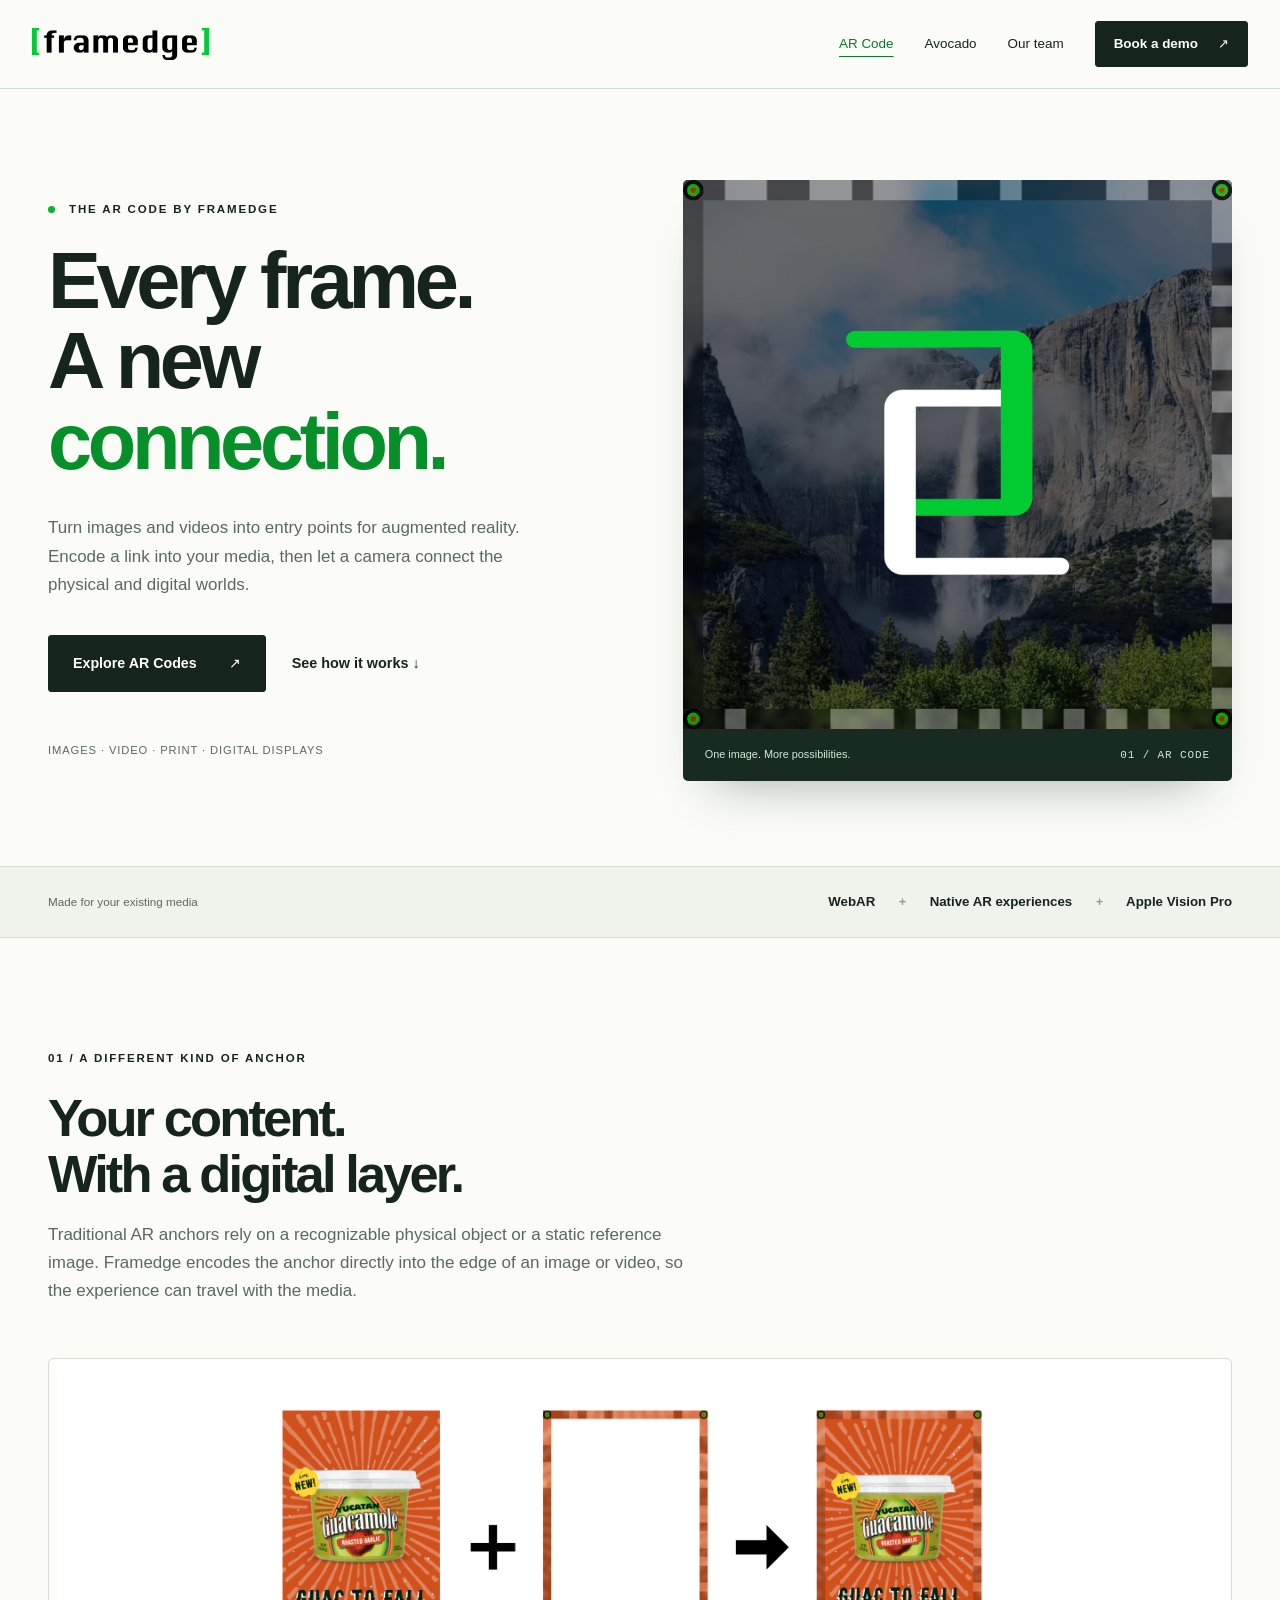
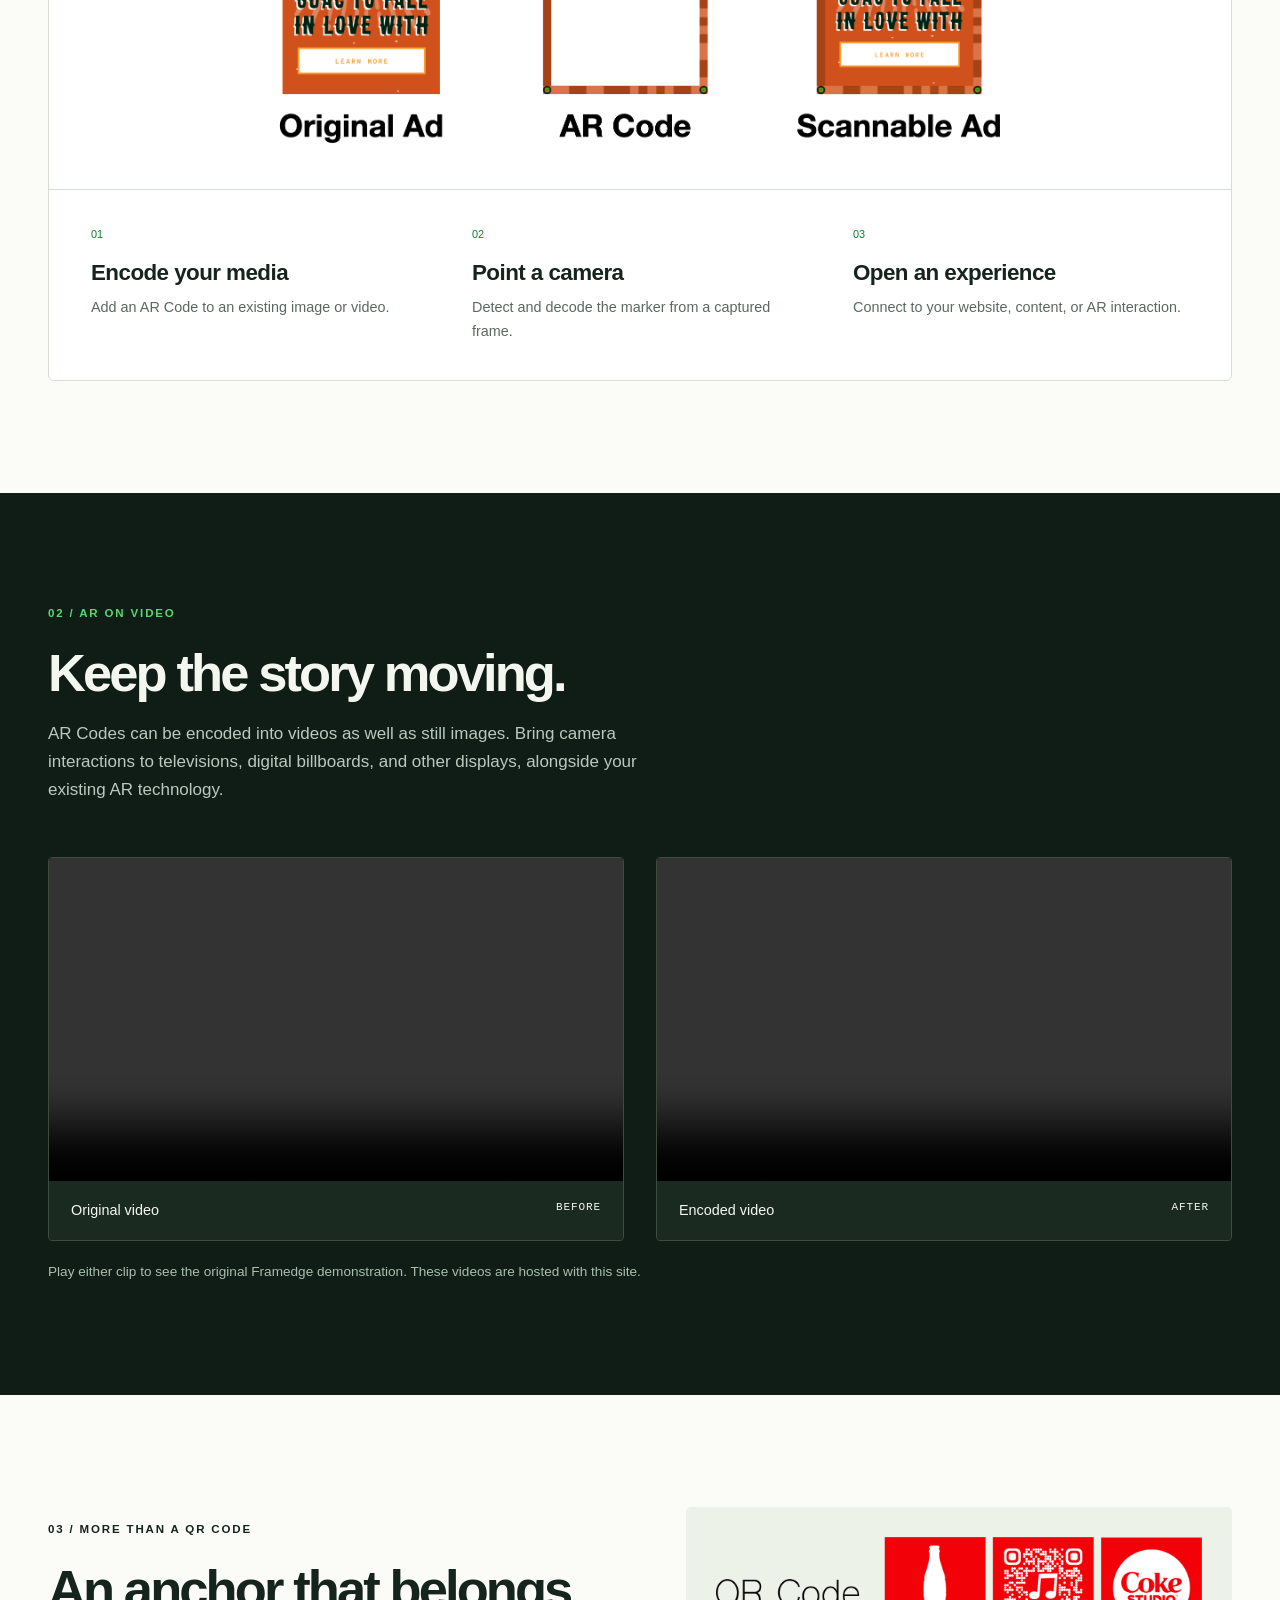
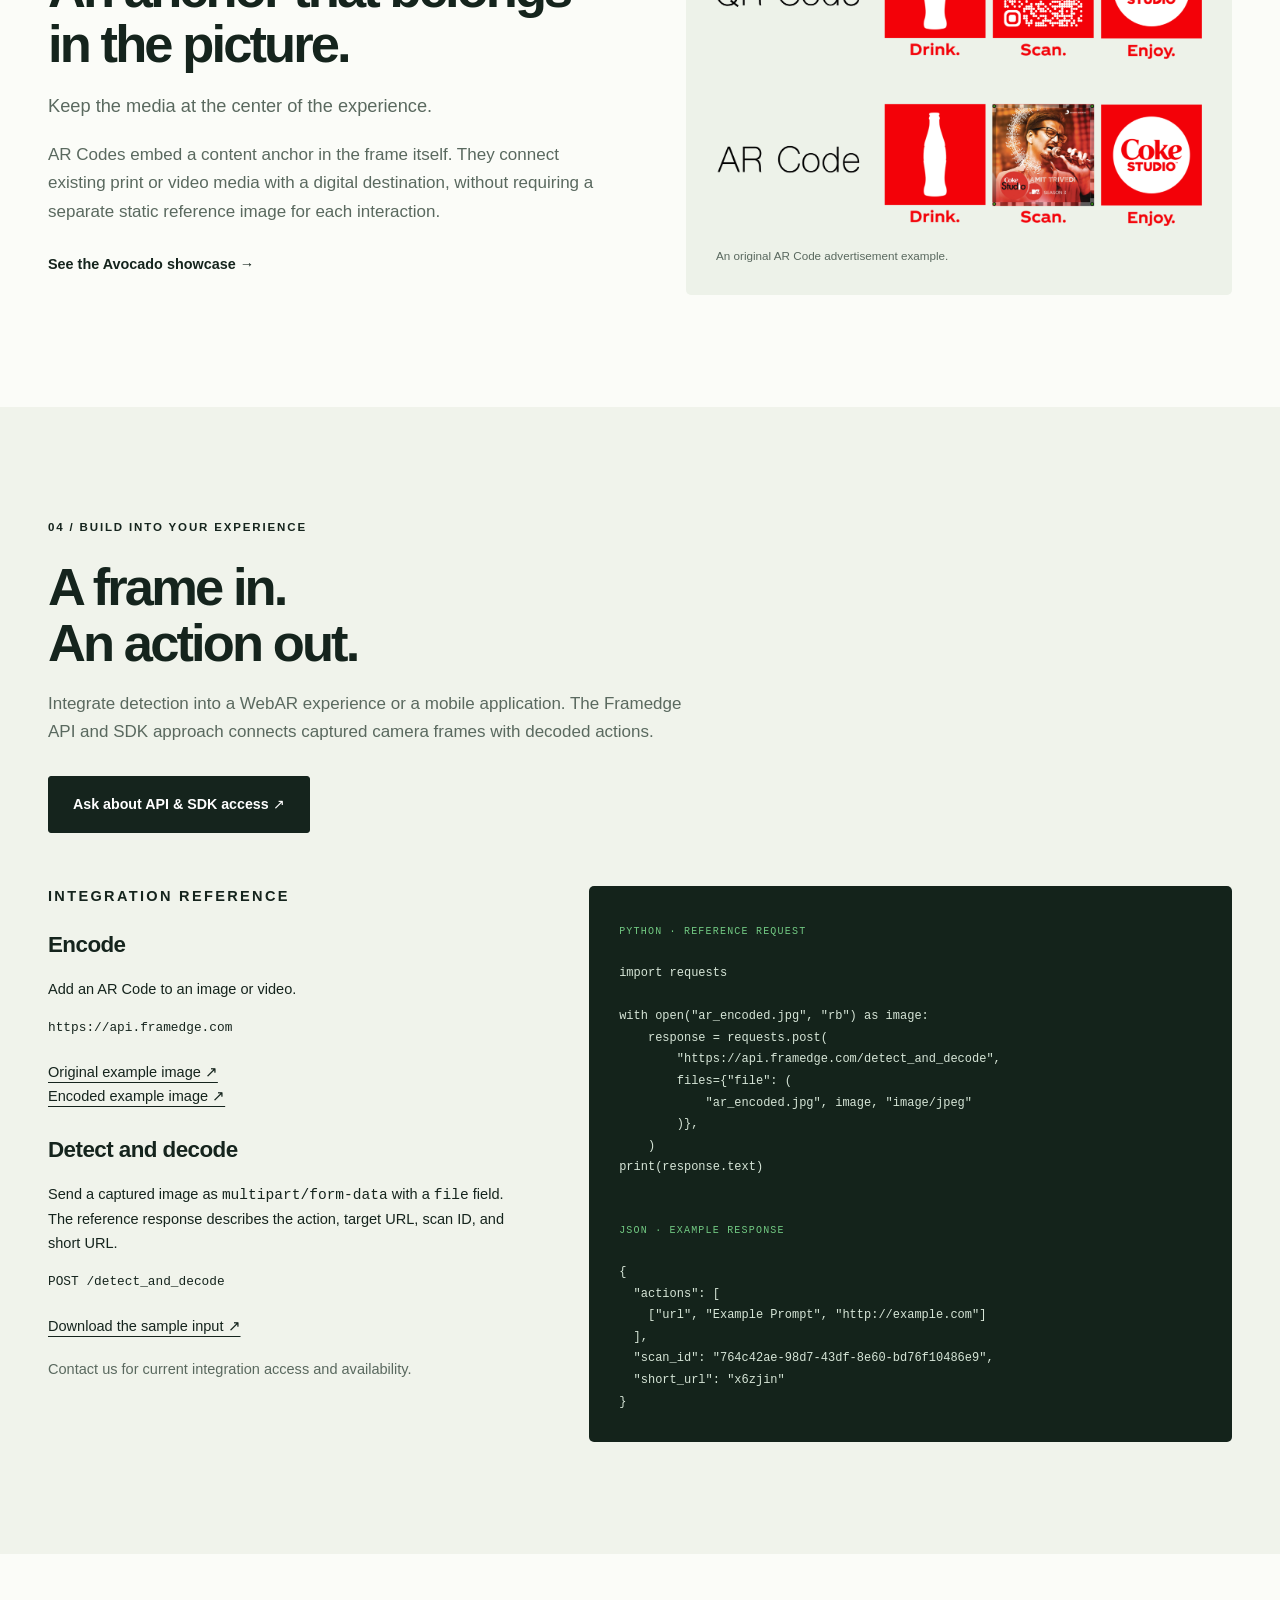
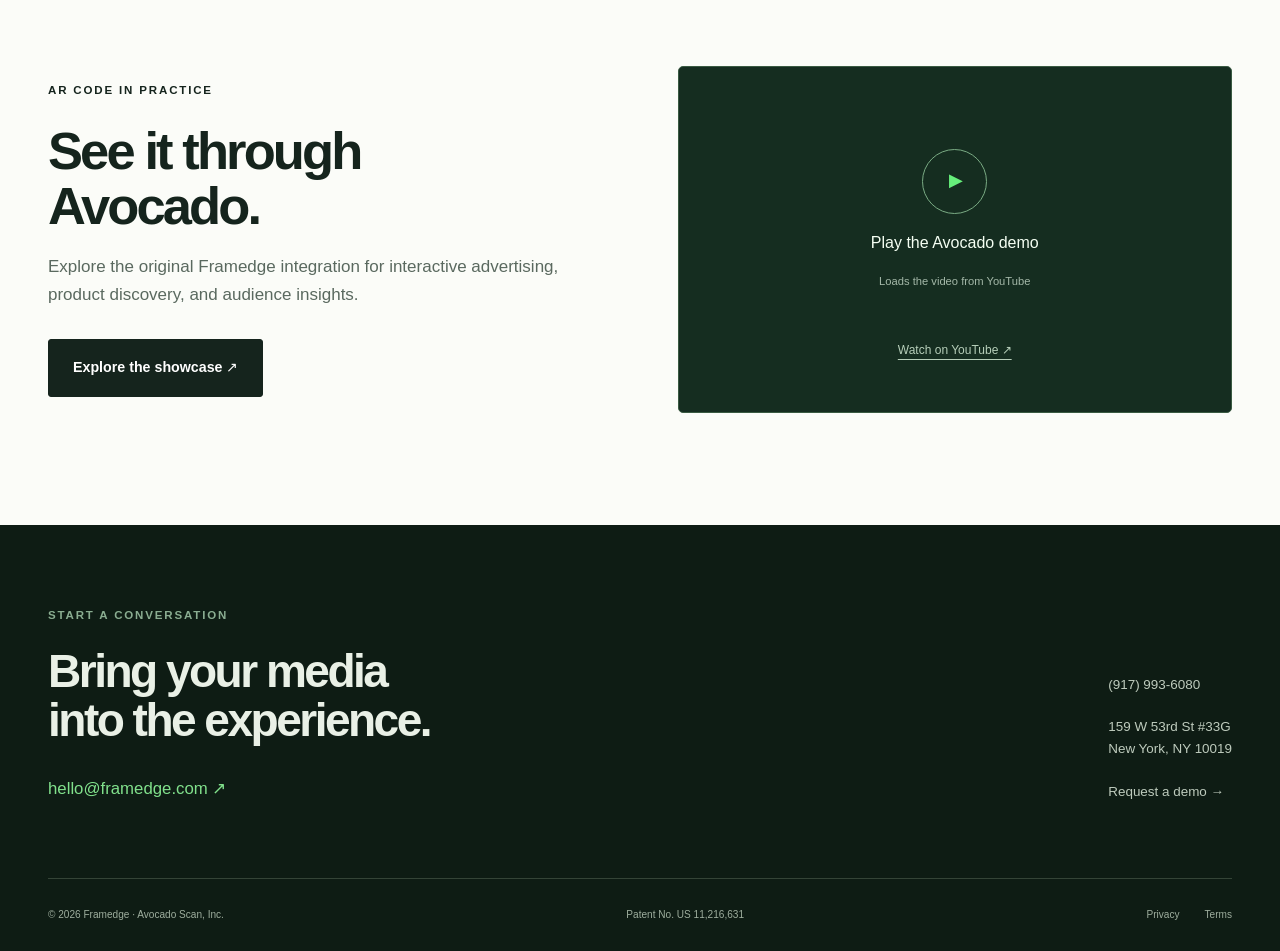
<file: index.html>
<!doctype html>
<html lang="en"><head><meta charset="utf-8"><meta name="viewport" content="width=device-width,initial-scale=1">
<title>Framedge — The AR Code</title><meta name="description" content="Connect images, videos, and physical media to digital experiences with Framedge AR Codes.">
<link rel="canonical" href="https://framedge.com/"><meta property="og:title" content="Framedge — The AR Code"><meta property="og:description" content="Connect images, videos, and physical media to digital experiences with Framedge AR Codes."><meta property="og:type" content="website"><meta property="og:url" content="https://framedge.com/"><meta property="og:image" content="https://framedge.com/assets/348a2858-framedge.png">
<meta name="theme-color" content="#101d17"><link rel="icon" href="./assets/favicon.svg" type="image/svg+xml"><link rel="stylesheet" href="./assets/site.css?v=20261023-2"><script src="./assets/site.js?v=20261023-2" defer></script></head>
<body><a class="skip" href="#main">Skip to content</a><header class="site-header"><div class="nav-wrap"><a class="brand" href="./" aria-label="Framedge home"><img src="./assets/edf0d849-fram.png" alt="Framedge" width="177" height="32"></a><button class="menu-toggle" aria-expanded="false" aria-controls="main-nav">Menu <span aria-hidden="true">＋</span></button><nav id="main-nav" aria-label="Main navigation"><a href="./" aria-current="page">AR Code</a><a href="./avocado/">Avocado</a><a href="./team/">Our team</a><a class="button small" href="./demo/">Book a demo <span aria-hidden="true">↗</span></a></nav></div></header>
<main id="main" class="">
<section class="hero wrap"><div class="hero-copy"><p class="eyebrow"><span class="status-dot"></span> The AR Code by Framedge</p><h1>Every frame.<br>A new <em>connection.</em></h1><p class="hero-lead">Turn images and videos into entry points for augmented reality. Encode a link into your media, then let a camera connect the physical and digital worlds.</p><div class="actions"><a class="button" href="./demo/">Explore AR Codes <span aria-hidden="true">↗</span></a><a class="text-link" href="#how-it-works">See how it works <span aria-hidden="true">↓</span></a></div><div class="hero-note">Images · Video · Print · Digital displays</div></div><figure class="hero-visual"><img class="hero-image" src="./assets/348a2858-framedge.png" alt="AR Code example over a Yosemite landscape" loading="eager" decoding="async"><figcaption><span class="scan-corner"></span><span>One image. More possibilities.</span><span class="mono">01 / AR CODE</span></figcaption></figure></section>
<div class="compatibility"><div class="wrap"><span>Made for your existing media</span><p>WebAR <b>+</b> Native AR experiences <b>+</b> Apple Vision Pro</p></div></div>
<section id="how-it-works" class="section wrap"><div class="section-intro"><p class="eyebrow">01 / A different kind of anchor</p><h2>Your content.<br>With a digital layer.</h2><p>Traditional AR anchors rely on a recognizable physical object or a static reference image. Framedge encodes the anchor directly into the edge of an image or video, so the experience can travel with the media.</p></div><div class="diagram-panel"><img class="" src="./assets/99aceecc-arcode_diagram.001.png" alt="AR Code diagram showing visual encoding in the edge of a frame" loading="lazy" decoding="async"><div class="steps"><div><span>01</span><h3>Encode your media</h3><p>Add an AR Code to an existing image or video.</p></div><div><span>02</span><h3>Point a camera</h3><p>Detect and decode the marker from a captured frame.</p></div><div><span>03</span><h3>Open an experience</h3><p>Connect to your website, content, or AR interaction.</p></div></div></div></section>
<section class="section dark"><div class="wrap"><div class="section-intro wide"><p class="eyebrow">02 / AR on video</p><h2>Keep the story moving.</h2><p>AR Codes can be encoded into videos as well as still images. Bring camera interactions to televisions, digital billboards, and other displays, alongside your existing AR technology.</p></div><div class="comparison"><figure><video controls muted loop playsinline preload="none" aria-label="Original demonstration video"><source src="./assets/original-demo.mp4" type="video/mp4"></video><figcaption><span>Original video</span><span class="mono">BEFORE</span></figcaption></figure><figure><video controls muted loop playsinline preload="none" aria-label="The same demonstration with an AR Code"><source src="./assets/encoded-demo.mp4" type="video/mp4"></video><figcaption><span>Encoded video</span><span class="mono">AFTER</span></figcaption></figure></div><p class="media-note">Play either clip to see the original Framedge demonstration. These videos are hosted with this site.</p></div></section>
<section class="section wrap split"><div><p class="eyebrow">03 / More than a QR Code</p><h2>An anchor that belongs<br>in the picture.</h2><p class="lead">Keep the media at the center of the experience.</p><p>AR Codes embed a content anchor in the frame itself. They connect existing print or video media with a digital destination, without requiring a separate static reference image for each interaction.</p><a class="text-link" href="./avocado/">See the Avocado showcase →</a></div><figure class="light-panel"><img class="" src="./assets/918d2b0e-coke_ad.png" alt="An advertisement with an AR Code encoded around its border" loading="lazy" decoding="async"><figcaption>An original AR Code advertisement example.</figcaption></figure></section>
<section id="integration" class="section muted"><div class="wrap"><div class="section-intro"><p class="eyebrow">04 / Build into your experience</p><h2>A frame in.<br>An action out.</h2><p>Integrate detection into a WebAR experience or a mobile application. The Framedge API and SDK approach connects captured camera frames with decoded actions.</p><a class="button" href="./demo/">Ask about API & SDK access ↗</a></div><div class="reference"><div><p class="eyebrow">Integration reference</p><h3>Encode</h3><p>Add an AR Code to an image or video.</p><code>https://api.framedge.com</code><p><a href="./s/coke.jpg">Original example image ↗</a><br><a href="./s/coke_encoded.png">Encoded example image ↗</a></p><h3>Detect and decode</h3><p>Send a captured image as <code>multipart/form-data</code> with a <code>file</code> field. The reference response describes the action, target URL, scan ID, and short URL.</p><code>POST /detect_and_decode</code><p><a href="./s/ar_encoded.jpg">Download the sample input ↗</a></p><p class="small-note">Contact us for current integration access and availability.</p></div><div class="code-panel"><span class="code-label">PYTHON · REFERENCE REQUEST</span><pre><code>import requests

with open("ar_encoded.jpg", "rb") as image:
    response = requests.post(
        "https://api.framedge.com/detect_and_decode",
        files={"file": (
            "ar_encoded.jpg", image, "image/jpeg"
        )},
    )
print(response.text)</code></pre><span class="code-label">JSON · EXAMPLE RESPONSE</span><pre><code>{
  "actions": [
    ["url", "Example Prompt", "http://example.com"]
  ],
  "scan_id": "764c42ae-98d7-43df-8e60-bd76f10486e9",
  "short_url": "x6zjin"
}</code></pre></div></div></div></section>
<section class="section wrap showcase"><div><p class="eyebrow">AR Code in practice</p><h2>See it through<br>Avocado.</h2><p>Explore the original Framedge integration for interactive advertising, product discovery, and audience insights.</p><a class="button" href="./avocado/">Explore the showcase ↗</a></div><div class="youtube-facade" data-video="AAeJIdWyFF8"><button class="play-demo" type="button"><span class="play-icon" aria-hidden="true">▶</span><span>Play the Avocado demo</span><small>Loads the video from YouTube</small></button><a href="https://www.youtube.com/watch?v=AAeJIdWyFF8" target="_blank" rel="noopener">Watch on YouTube ↗</a></div></section>
</main>
<footer class="site-footer"><div class="footer-top"><div><p class="eyebrow">Start a conversation</p><h2>Bring your media<br>into the experience.</h2><a class="footer-email" href="mailto:hello@framedge.com">hello@framedge.com ↗</a></div><div class="footer-contact"><a href="tel:+19179936080">(917) 993-6080</a><p>159 W 53rd St #33G<br>New York, NY 10019</p><a href="./demo/">Request a demo →</a></div></div><div class="footer-bottom"><span>© 2026 Framedge · Avocado Scan, Inc.</span><span>Patent No. US 11,216,631</span><div><a href="./privacy/">Privacy</a><a href="./terms/">Terms</a></div></div></footer></body></html>
</file>
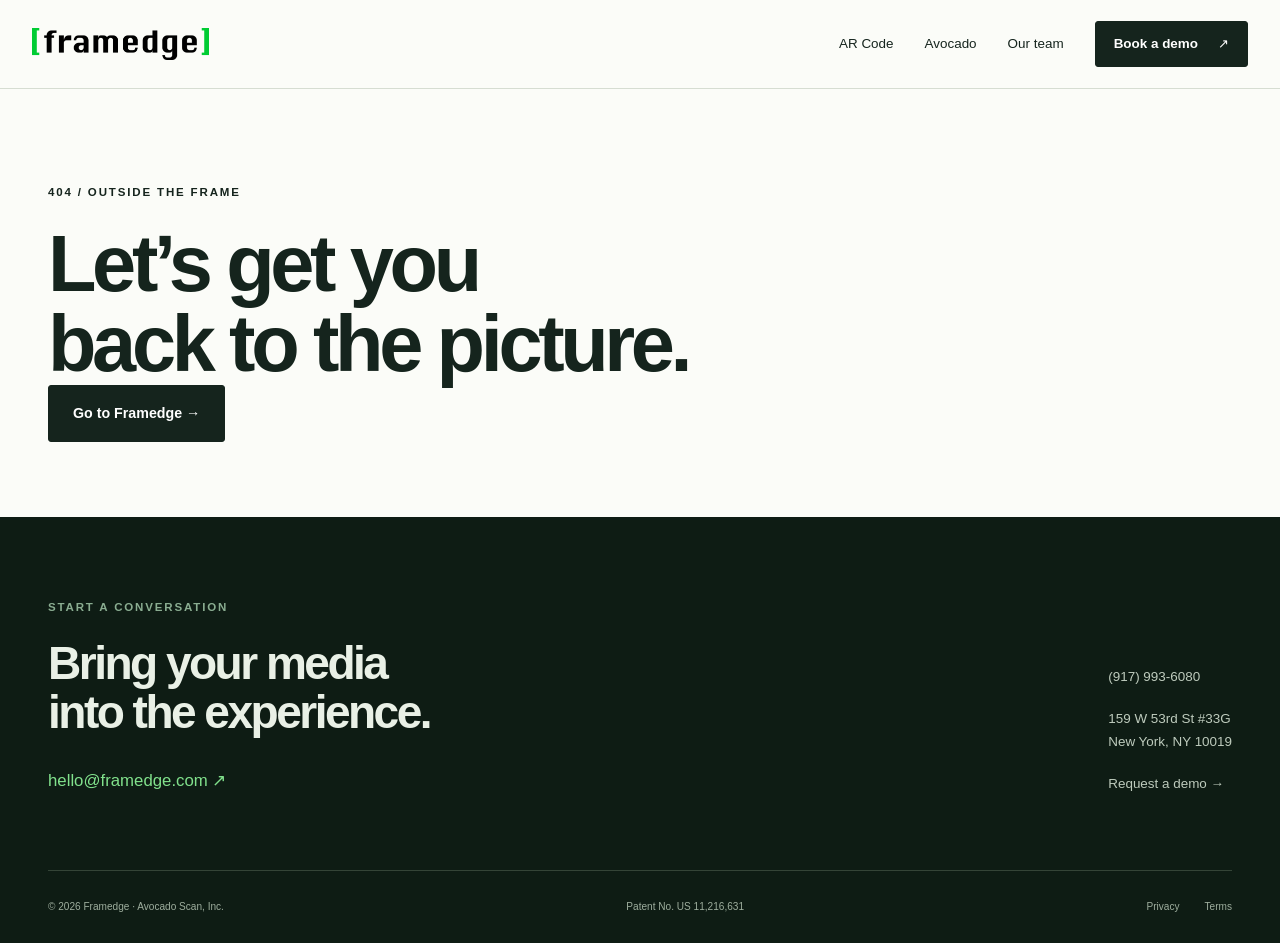
<file: 404/index.html>
<!doctype html>
<html lang="en"><head><meta charset="utf-8"><meta name="viewport" content="width=device-width,initial-scale=1">
<title>Page not found — Framedge</title><meta name="description" content="Return to Framedge.">
<link rel="canonical" href="https://framedge.com/404/"><meta property="og:title" content="Page not found — Framedge"><meta property="og:description" content="Return to Framedge."><meta property="og:type" content="website"><meta property="og:url" content="https://framedge.com/404/"><meta property="og:image" content="https://framedge.com/assets/348a2858-framedge.png">
<meta name="theme-color" content="#101d17"><link rel="icon" href="../assets/favicon.svg" type="image/svg+xml"><link rel="stylesheet" href="../assets/site.css?v=20261023-2"><script src="../assets/site.js?v=20261023-2" defer></script></head>
<body><a class="skip" href="#main">Skip to content</a><header class="site-header"><div class="nav-wrap"><a class="brand" href="../" aria-label="Framedge home"><img src="../assets/edf0d849-fram.png" alt="Framedge" width="177" height="32"></a><button class="menu-toggle" aria-expanded="false" aria-controls="main-nav">Menu <span aria-hidden="true">＋</span></button><nav id="main-nav" aria-label="Main navigation"><a href="../">AR Code</a><a href="../avocado/">Avocado</a><a href="../team/">Our team</a><a class="button small" href="../demo/">Book a demo <span aria-hidden="true">↗</span></a></nav></div></header>
<main id="main" class=""><section class="page-hero wrap"><p class="eyebrow">404 / Outside the frame</p><h1>Let’s get you<br>back to the picture.</h1><a class="button" href="https://framedge.com/">Go to Framedge →</a></section></main>
<footer class="site-footer"><div class="footer-top"><div><p class="eyebrow">Start a conversation</p><h2>Bring your media<br>into the experience.</h2><a class="footer-email" href="mailto:hello@framedge.com">hello@framedge.com ↗</a></div><div class="footer-contact"><a href="tel:+19179936080">(917) 993-6080</a><p>159 W 53rd St #33G<br>New York, NY 10019</p><a href="../demo/">Request a demo →</a></div></div><div class="footer-bottom"><span>© 2026 Framedge · Avocado Scan, Inc.</span><span>Patent No. US 11,216,631</span><div><a href="../privacy/">Privacy</a><a href="../terms/">Terms</a></div></div></footer></body></html>
</file>
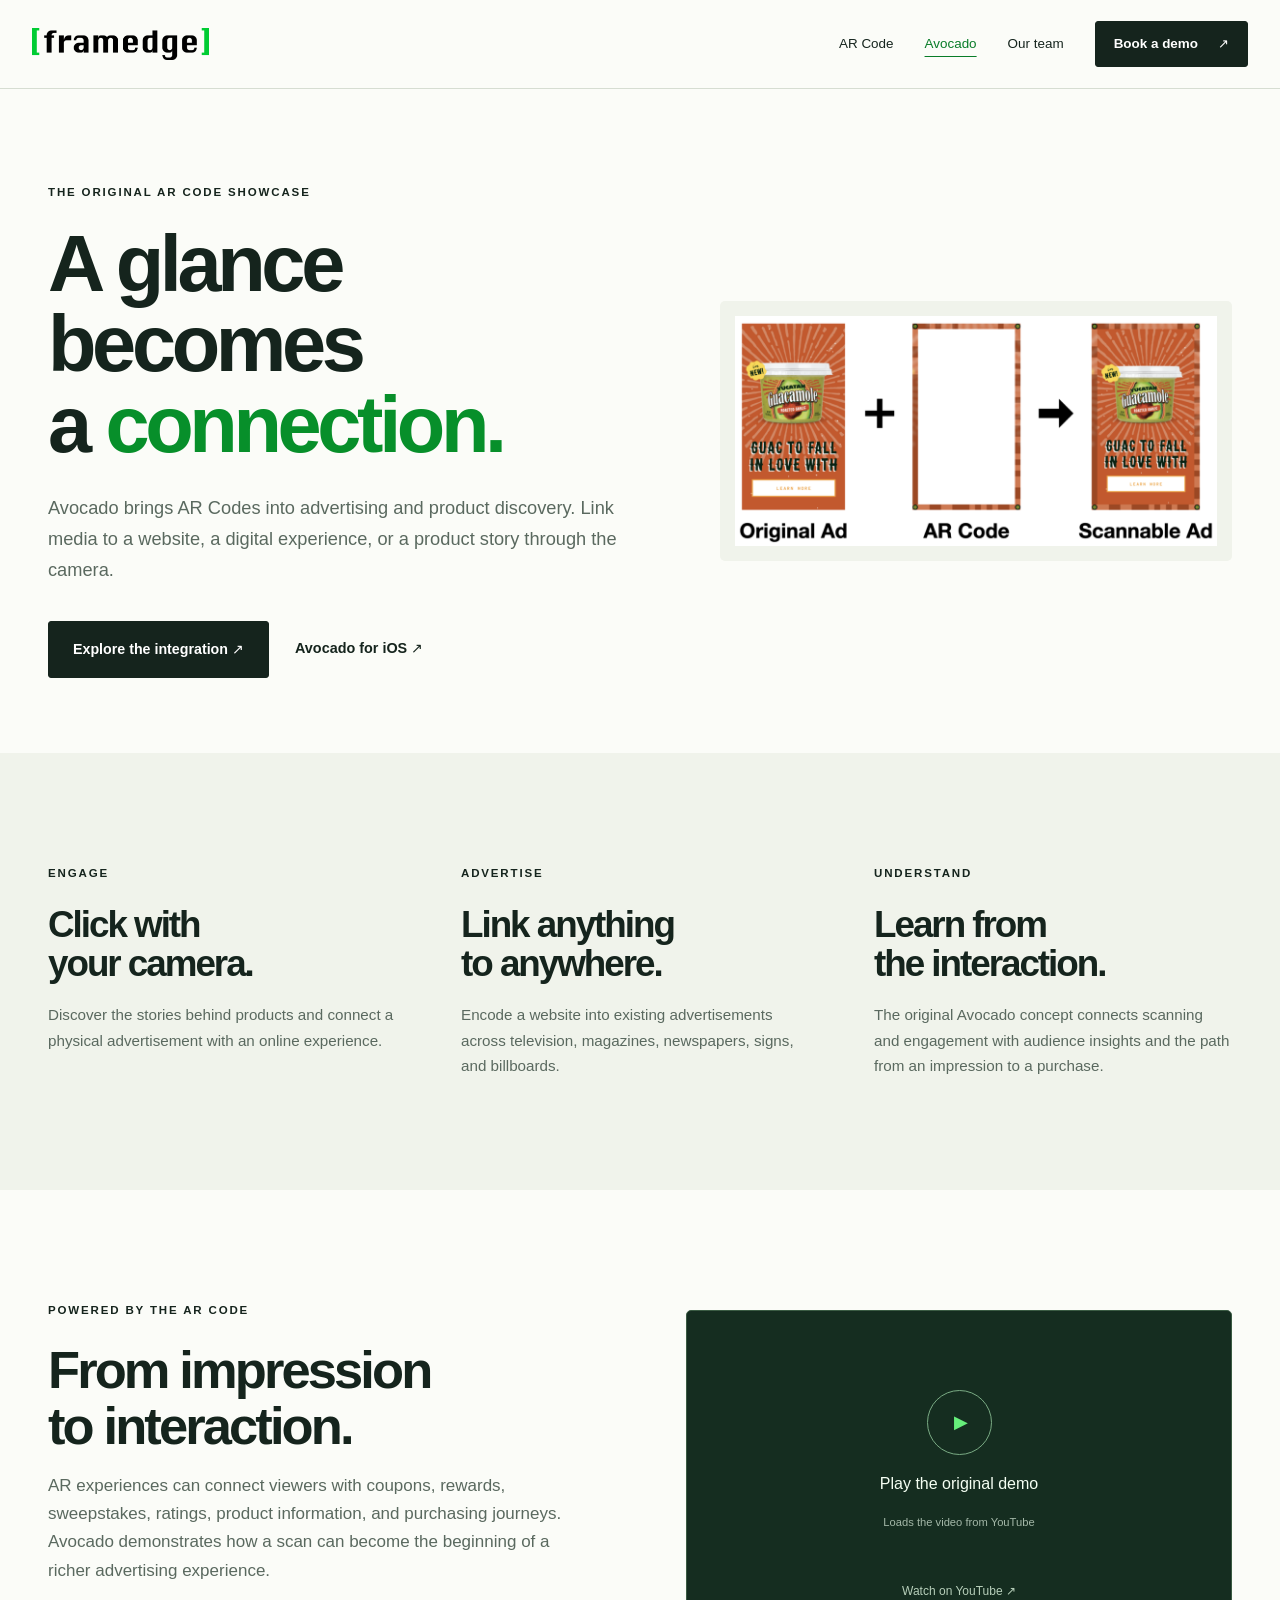
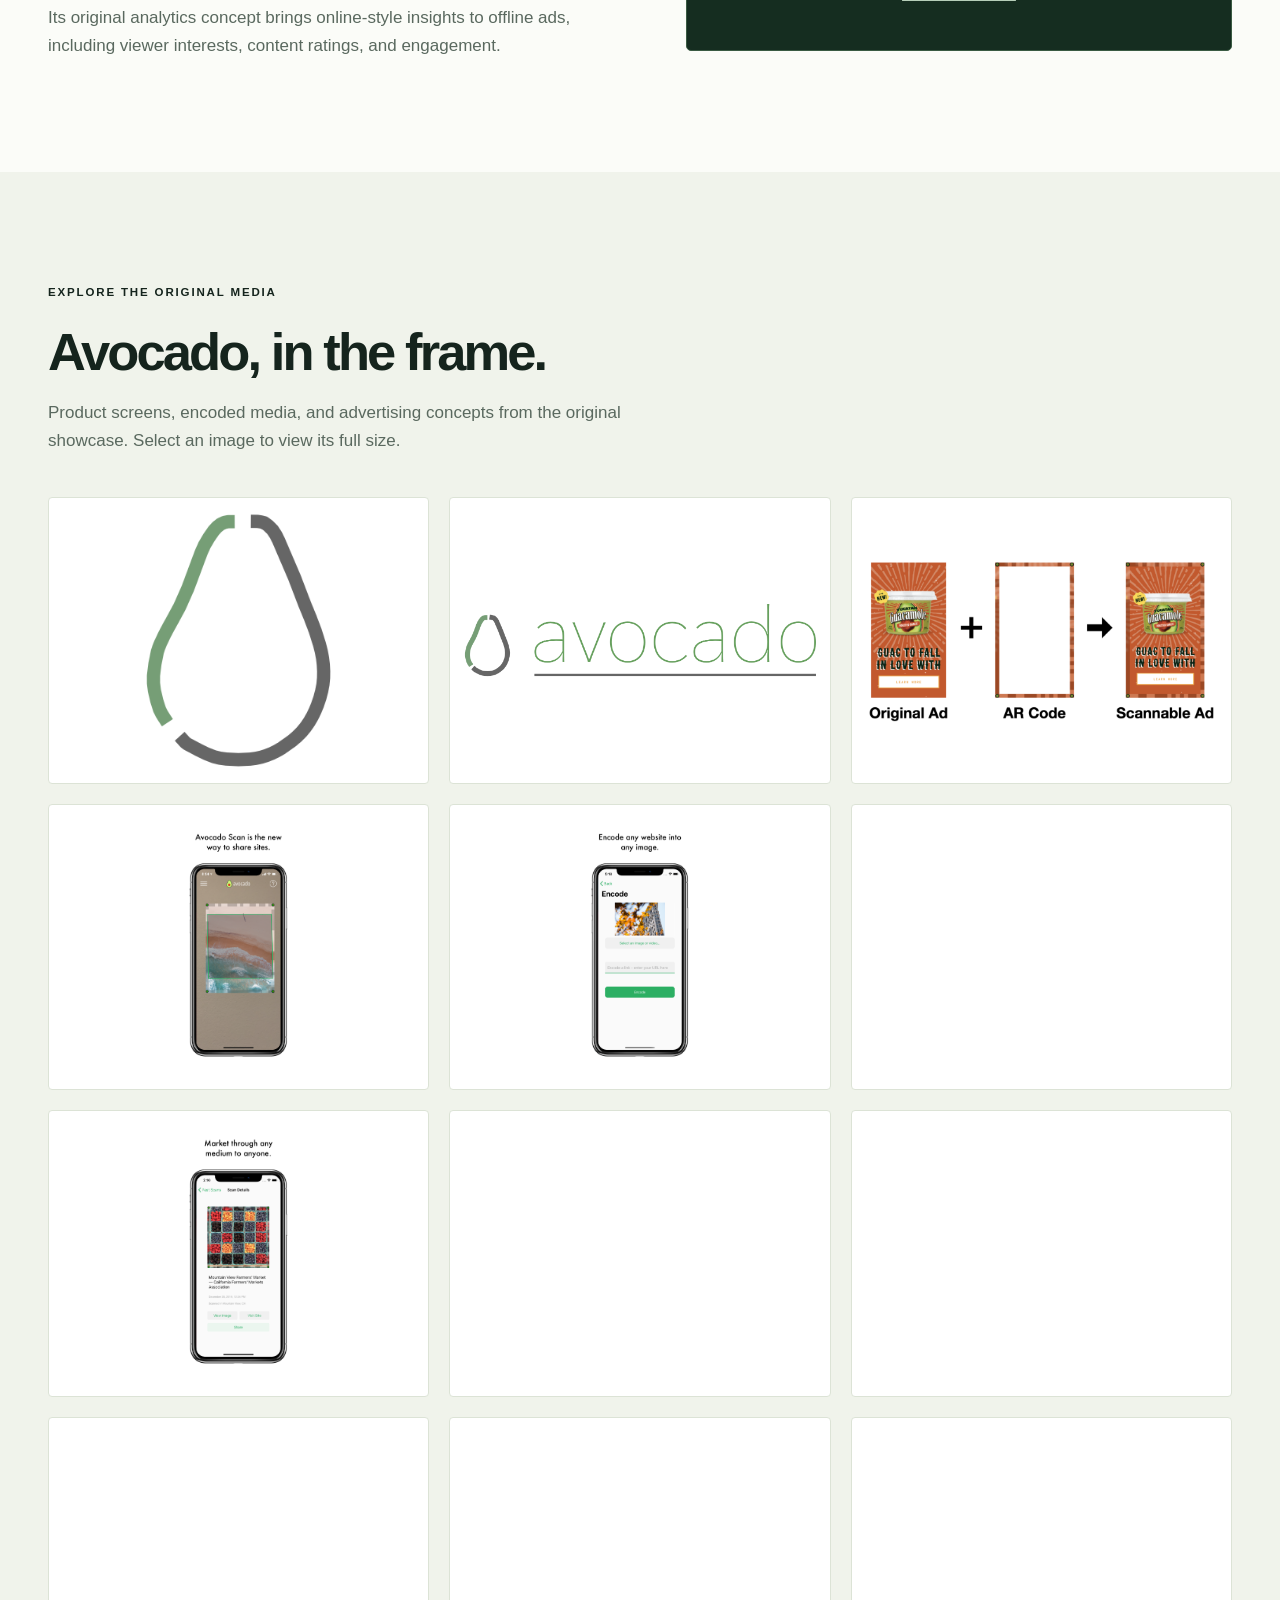
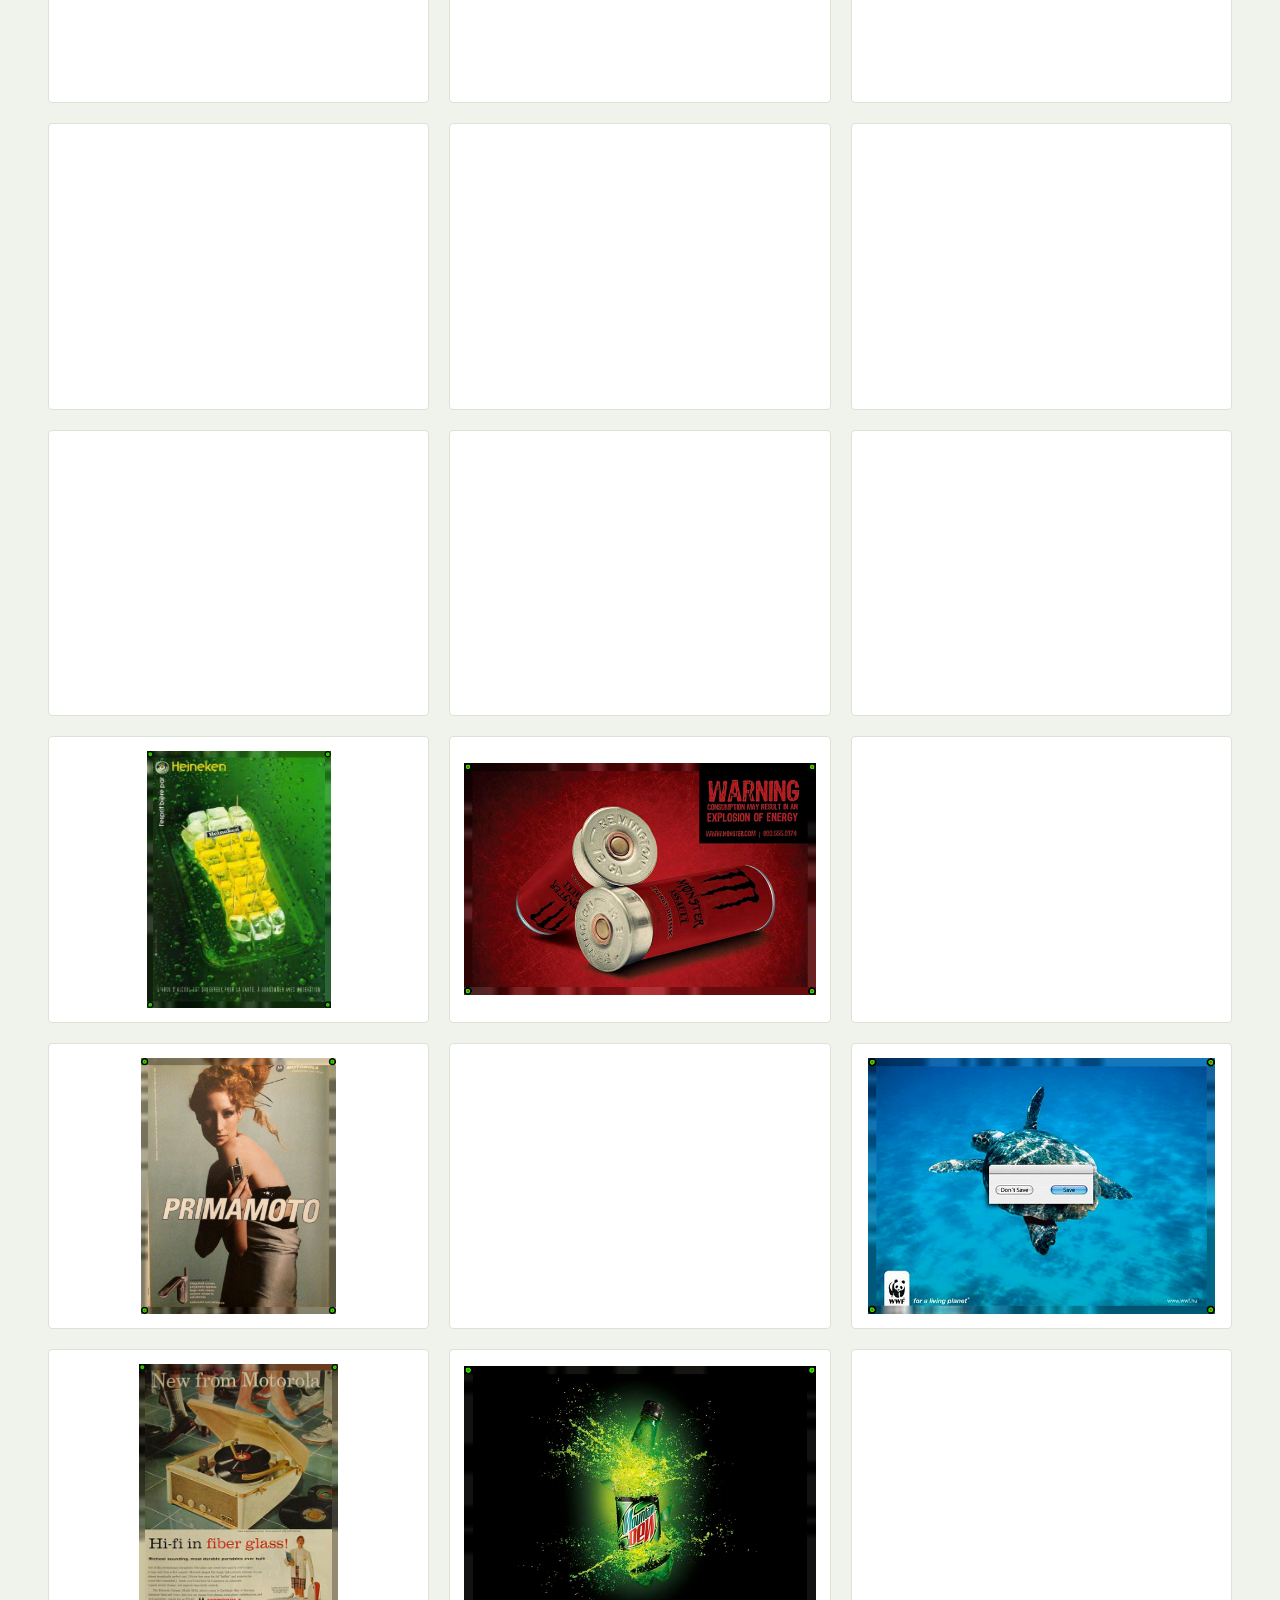
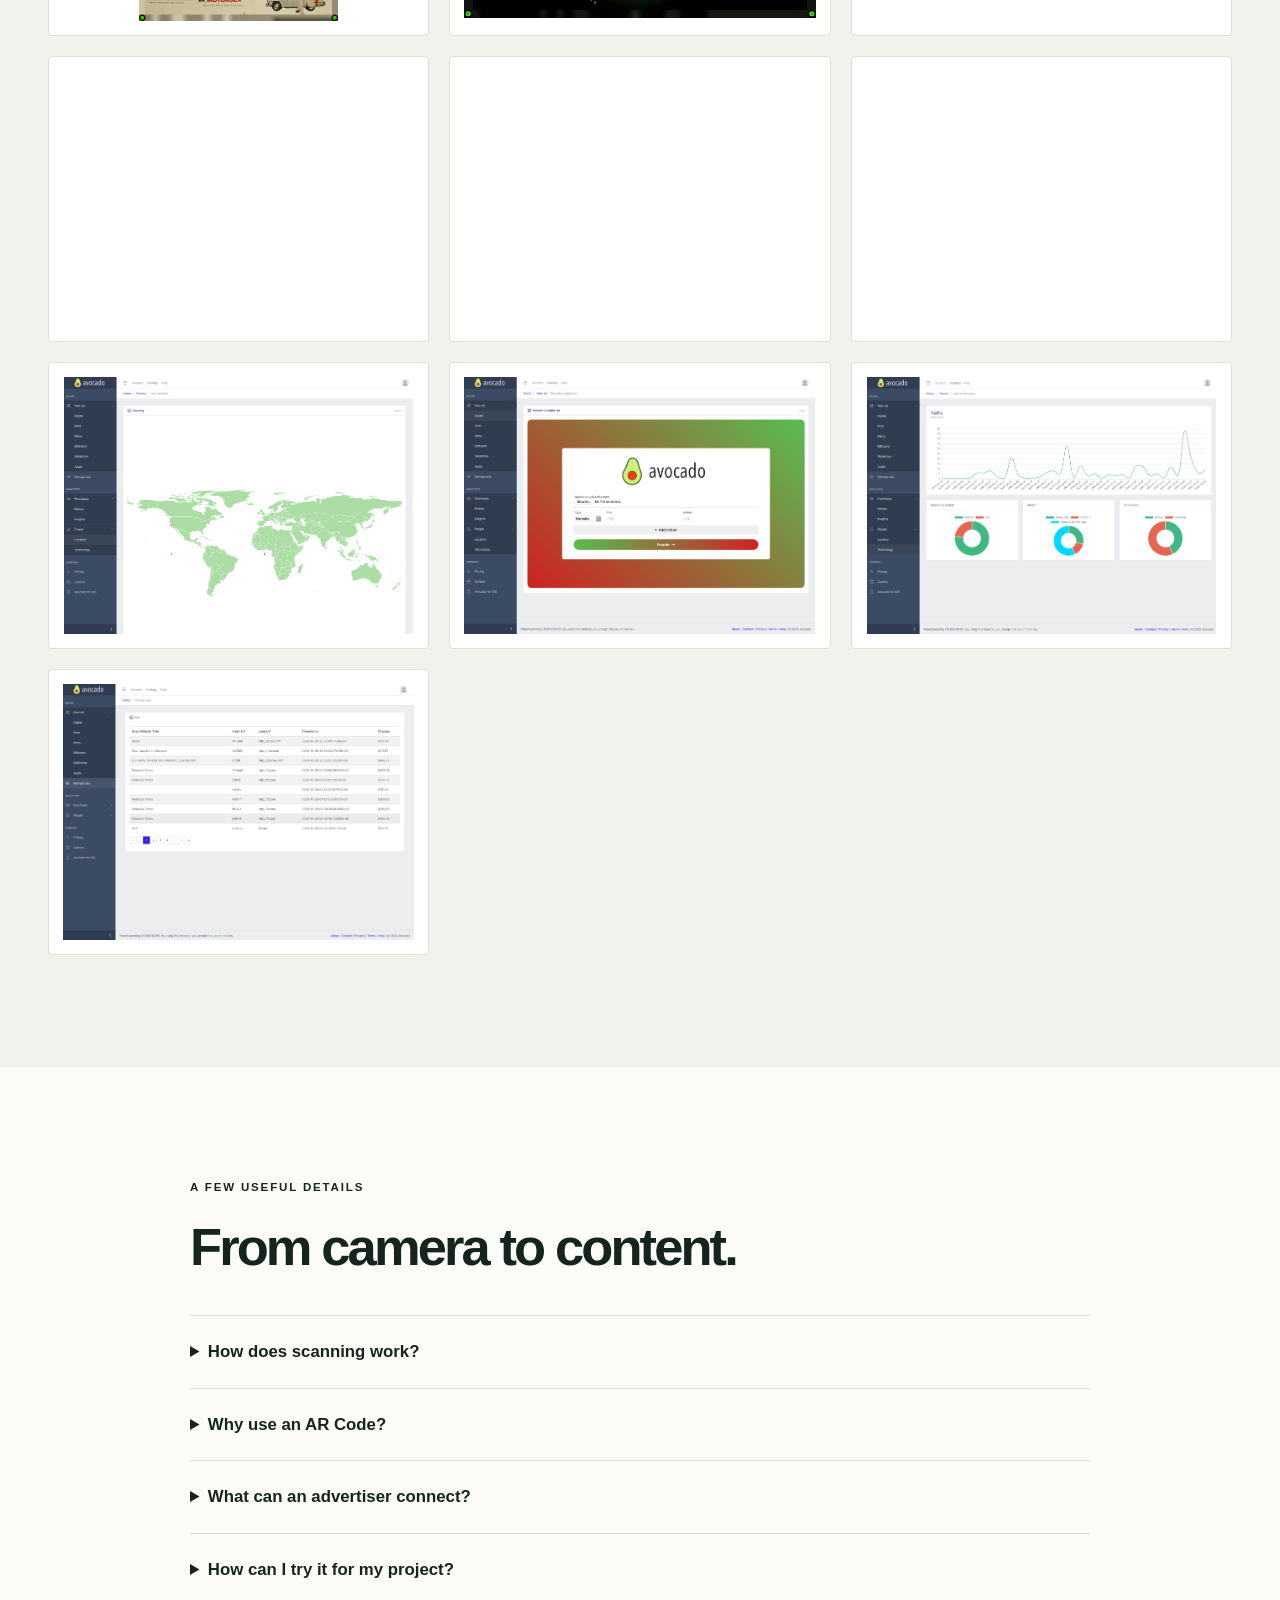
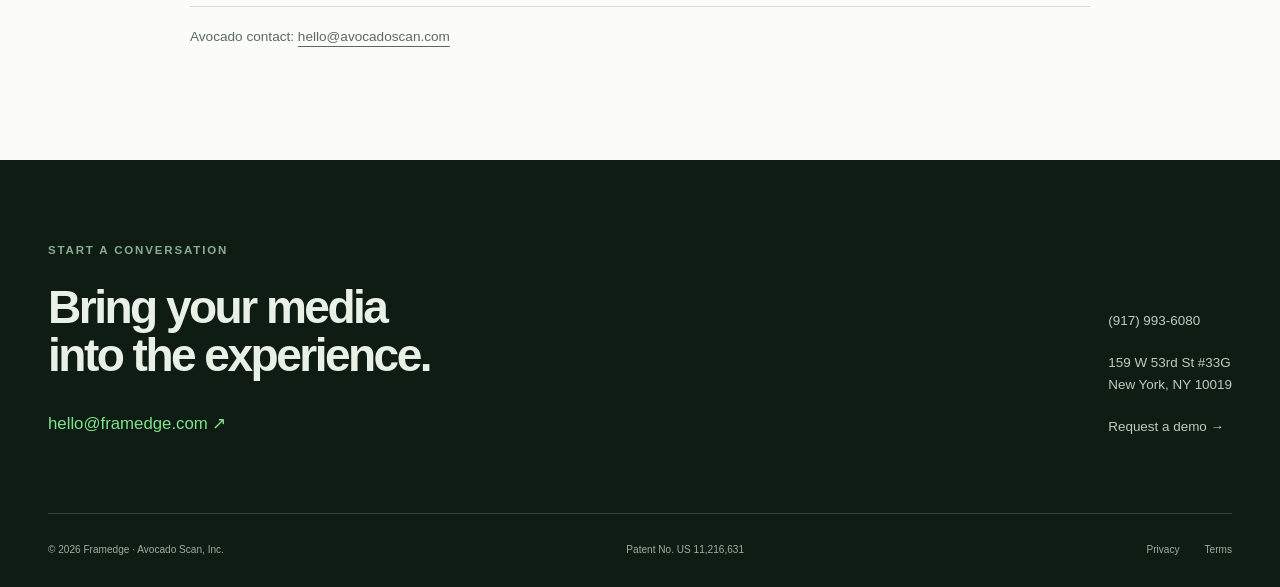
<file: avocado/index.html>
<!doctype html>
<html lang="en"><head><meta charset="utf-8"><meta name="viewport" content="width=device-width,initial-scale=1">
<title>Avocado — AR Code in practice</title><meta name="description" content="Explore the original Avocado AR Code showcase, product media, and advertising integration.">
<link rel="canonical" href="https://framedge.com/avocado/"><meta property="og:title" content="Avocado — AR Code in practice"><meta property="og:description" content="Explore the original Avocado AR Code showcase, product media, and advertising integration."><meta property="og:type" content="website"><meta property="og:url" content="https://framedge.com/avocado/"><meta property="og:image" content="https://framedge.com/assets/348a2858-framedge.png">
<meta name="theme-color" content="#101d17"><link rel="icon" href="../assets/favicon.svg" type="image/svg+xml"><link rel="stylesheet" href="../assets/site.css?v=20261023-2"><script src="../assets/site.js?v=20261023-2" defer></script></head>
<body><a class="skip" href="#main">Skip to content</a><header class="site-header"><div class="nav-wrap"><a class="brand" href="../" aria-label="Framedge home"><img src="../assets/edf0d849-fram.png" alt="Framedge" width="177" height="32"></a><button class="menu-toggle" aria-expanded="false" aria-controls="main-nav">Menu <span aria-hidden="true">＋</span></button><nav id="main-nav" aria-label="Main navigation"><a href="../">AR Code</a><a href="../avocado/" aria-current="page">Avocado</a><a href="../team/">Our team</a><a class="button small" href="../demo/">Book a demo <span aria-hidden="true">↗</span></a></nav></div></header>
<main id="main" class=""><section class="page-hero wrap avocado-hero"><div><p class="eyebrow">The original AR Code showcase</p><h1>A glance becomes<br>a <em>connection.</em></h1><p class="hero-lead">Avocado brings AR Codes into advertising and product discovery. Link media to a website, a digital experience, or a product story through the camera.</p><div class="actions"><a class="button" href="../demo/">Explore the integration ↗</a><a class="text-link" href="https://apps.apple.com/us/app/avocado-scan/id1528911669/">Avocado for iOS ↗</a></div></div><img class="" src="../assets/4195fd53-arfull.png" alt="Avocado AR advertising example" loading="lazy" decoding="async"></section>
<section class="section muted"><div class="wrap three-columns"><div><p class="eyebrow">Engage</p><h2>Click with<br>your camera.</h2><p>Discover the stories behind products and connect a physical advertisement with an online experience.</p></div><div><p class="eyebrow">Advertise</p><h2>Link anything<br>to anywhere.</h2><p>Encode a website into existing advertisements across television, magazines, newspapers, signs, and billboards.</p></div><div><p class="eyebrow">Understand</p><h2>Learn from<br>the interaction.</h2><p>The original Avocado concept connects scanning and engagement with audience insights and the path from an impression to a purchase.</p></div></div></section>
<section class="section wrap split"><div><p class="eyebrow">Powered by the AR Code</p><h2>From impression<br>to interaction.</h2><p>AR experiences can connect viewers with coupons, rewards, sweepstakes, ratings, product information, and purchasing journeys. Avocado demonstrates how a scan can become the beginning of a richer advertising experience.</p><p>Its original analytics concept brings online-style insights to offline ads, including viewer interests, content ratings, and engagement.</p></div><div class="youtube-facade" data-video="AAeJIdWyFF8"><button class="play-demo" type="button"><span class="play-icon" aria-hidden="true">▶</span><span>Play the original demo</span><small>Loads the video from YouTube</small></button><a href="https://www.youtube.com/watch?v=AAeJIdWyFF8" target="_blank" rel="noopener">Watch on YouTube ↗</a></div></section>
<section class="section muted"><div class="wrap"><p class="eyebrow">Explore the original media</p><h2>Avocado, in the frame.</h2><p class="gallery-intro">Product screens, encoded media, and advertising concepts from the original showcase. Select an image to view its full size.</p><div class="gallery"><a href="../assets/ed2b5481-avocado_logo.png"><img src="../assets/ed2b5481-avocado_logo.png" loading="lazy" decoding="async" alt="Original Avocado product and advertising example 1"></a><a href="../assets/4b5244aa-avocado.png"><img src="../assets/4b5244aa-avocado.png" loading="lazy" decoding="async" alt="Original Avocado product and advertising example 2"></a><a href="../assets/4195fd53-arfull.png"><img src="../assets/4195fd53-arfull.png" loading="lazy" decoding="async" alt="Original Avocado product and advertising example 3"></a><a href="../assets/dd5df017-iPhoneX_shot1.png"><img src="../assets/dd5df017-iPhoneX_shot1.png" loading="lazy" decoding="async" alt="Original Avocado product and advertising example 4"></a><a href="../assets/79ecc1b8-iPhoneX_shot2.png"><img src="../assets/79ecc1b8-iPhoneX_shot2.png" loading="lazy" decoding="async" alt="Original Avocado product and advertising example 5"></a><a href="../assets/db905386-iPhoneX_shot3.png"><img src="../assets/db905386-iPhoneX_shot3.png" loading="lazy" decoding="async" alt="Original Avocado product and advertising example 6"></a><a href="../assets/1160dba8-iPhoneX_shot4.png"><img src="../assets/1160dba8-iPhoneX_shot4.png" loading="lazy" decoding="async" alt="Original Avocado product and advertising example 7"></a><a href="../assets/f20a3b5e-avocado.001.png"><img src="../assets/f20a3b5e-avocado.001.png" loading="lazy" decoding="async" alt="Original Avocado product and advertising example 8"></a><a href="../assets/8558bf33-avocado.002.png"><img src="../assets/8558bf33-avocado.002.png" loading="lazy" decoding="async" alt="Original Avocado product and advertising example 9"></a><a href="../assets/5712f180-test4.002.png"><img src="../assets/5712f180-test4.002.png" loading="lazy" decoding="async" alt="Original Avocado product and advertising example 10"></a><a href="../assets/603298c7-test4.001.png"><img src="../assets/603298c7-test4.001.png" loading="lazy" decoding="async" alt="Original Avocado product and advertising example 11"></a><a href="../assets/22e7bc67-test4.005.png"><img src="../assets/22e7bc67-test4.005.png" loading="lazy" decoding="async" alt="Original Avocado product and advertising example 12"></a><a href="../assets/127acccb-test4.006.png"><img src="../assets/127acccb-test4.006.png" loading="lazy" decoding="async" alt="Original Avocado product and advertising example 13"></a><a href="../assets/f97fd4cf-test4.003.png"><img src="../assets/f97fd4cf-test4.003.png" loading="lazy" decoding="async" alt="Original Avocado product and advertising example 14"></a><a href="../assets/c84c178b-test4.004.png"><img src="../assets/c84c178b-test4.004.png" loading="lazy" decoding="async" alt="Original Avocado product and advertising example 15"></a><a href="../assets/580ba9a9-Screen-Shot-2020-11-08-at-9.21.03-PM.png"><img src="../assets/580ba9a9-Screen-Shot-2020-11-08-at-9.21.03-PM.png" loading="lazy" decoding="async" alt="Original Avocado product and advertising example 16"></a><a href="../assets/b1bbde91-101020.png"><img src="../assets/b1bbde91-101020.png" loading="lazy" decoding="async" alt="Original Avocado product and advertising example 17"></a><a href="../assets/f8c999c5-apple_encoded.png"><img src="../assets/f8c999c5-apple_encoded.png" loading="lazy" decoding="async" alt="Original Avocado product and advertising example 18"></a><a href="../assets/1e9f02cd-10000.png"><img src="../assets/1e9f02cd-10000.png" loading="lazy" decoding="async" alt="Original Avocado product and advertising example 19"></a><a href="../assets/6bcdd702-100200.png"><img src="../assets/6bcdd702-100200.png" loading="lazy" decoding="async" alt="Original Avocado product and advertising example 20"></a><a href="../assets/c035b1ec-100340.png"><img src="../assets/c035b1ec-100340.png" loading="lazy" decoding="async" alt="Original Avocado product and advertising example 21"></a><a href="../assets/f8a717ab-100460.png"><img src="../assets/f8a717ab-100460.png" loading="lazy" decoding="async" alt="Original Avocado product and advertising example 22"></a><a href="../assets/3470a2c1-104240.png"><img src="../assets/3470a2c1-104240.png" loading="lazy" decoding="async" alt="Original Avocado product and advertising example 23"></a><a href="../assets/63be7728-103050.png"><img src="../assets/63be7728-103050.png" loading="lazy" decoding="async" alt="Original Avocado product and advertising example 24"></a><a href="../assets/83849601-100530.png"><img src="../assets/83849601-100530.png" loading="lazy" decoding="async" alt="Original Avocado product and advertising example 25"></a><a href="../assets/7b203f1b-100850.png"><img src="../assets/7b203f1b-100850.png" loading="lazy" decoding="async" alt="Original Avocado product and advertising example 26"></a><a href="../assets/75551f12-102180.png"><img src="../assets/75551f12-102180.png" loading="lazy" decoding="async" alt="Original Avocado product and advertising example 27"></a><a href="../assets/4b4dcca6-101780.png"><img src="../assets/4b4dcca6-101780.png" loading="lazy" decoding="async" alt="Original Avocado product and advertising example 28"></a><a href="../assets/42083b22-last.001.png"><img src="../assets/42083b22-last.001.png" loading="lazy" decoding="async" alt="Original Avocado product and advertising example 29"></a><a href="../assets/790eb877-Screen-Shot-2020-10-29-at-8.22.45-PM.png"><img src="../assets/790eb877-Screen-Shot-2020-10-29-at-8.22.45-PM.png" loading="lazy" decoding="async" alt="Original Avocado product and advertising example 30"></a><a href="../assets/a66485ef-Screen-Shot-2020-10-29-at-8.23.03-PM.png"><img src="../assets/a66485ef-Screen-Shot-2020-10-29-at-8.23.03-PM.png" loading="lazy" decoding="async" alt="Original Avocado product and advertising example 31"></a><a href="../assets/f62200bf-Screen-Shot-2020-10-29-at-8.21.59-PM.png"><img src="../assets/f62200bf-Screen-Shot-2020-10-29-at-8.21.59-PM.png" loading="lazy" decoding="async" alt="Original Avocado product and advertising example 32"></a><a href="../assets/418a9750-Screen-Shot-2020-10-29-at-8.23.15-PM.png"><img src="../assets/418a9750-Screen-Shot-2020-10-29-at-8.23.15-PM.png" loading="lazy" decoding="async" alt="Original Avocado product and advertising example 33"></a><a href="../assets/12dd17b9-Screen-Shot-2020-10-29-at-8.22.33-PM.png"><img src="../assets/12dd17b9-Screen-Shot-2020-10-29-at-8.22.33-PM.png" loading="lazy" decoding="async" alt="Original Avocado product and advertising example 34"></a></div></div></section>
<section class="section wrap faq"><p class="eyebrow">A few useful details</p><h2>From camera to content.</h2><details><summary>How does scanning work?</summary><p>An AR Code is added to an image or video. A supported camera experience detects and decodes the marker, then connects to the encoded digital destination. The original Avocado iOS app demonstrates the mobile integration.</p></details><details><summary>Why use an AR Code?</summary><p>The content anchor is encoded into the media frame, enabling interactions with print and moving video without a separate static reference image for each piece of content.</p></details><details><summary>What can an advertiser connect?</summary><p>The original showcase includes websites, product content, coupons, rewards, sweepstakes, and interactive experiences across television, magazines, newspapers, signs, and billboards.</p></details><details><summary>How can I try it for my project?</summary><p><a href="../demo/">Request a demo</a> to discuss current API and SDK availability and the integration that fits your media.</p></details><p class="small-note">Avocado contact: <a href="mailto:hello@avocadoscan.com">hello@avocadoscan.com</a></p></section></main>
<footer class="site-footer"><div class="footer-top"><div><p class="eyebrow">Start a conversation</p><h2>Bring your media<br>into the experience.</h2><a class="footer-email" href="mailto:hello@framedge.com">hello@framedge.com ↗</a></div><div class="footer-contact"><a href="tel:+19179936080">(917) 993-6080</a><p>159 W 53rd St #33G<br>New York, NY 10019</p><a href="../demo/">Request a demo →</a></div></div><div class="footer-bottom"><span>© 2026 Framedge · Avocado Scan, Inc.</span><span>Patent No. US 11,216,631</span><div><a href="../privacy/">Privacy</a><a href="../terms/">Terms</a></div></div></footer></body></html>
</file>
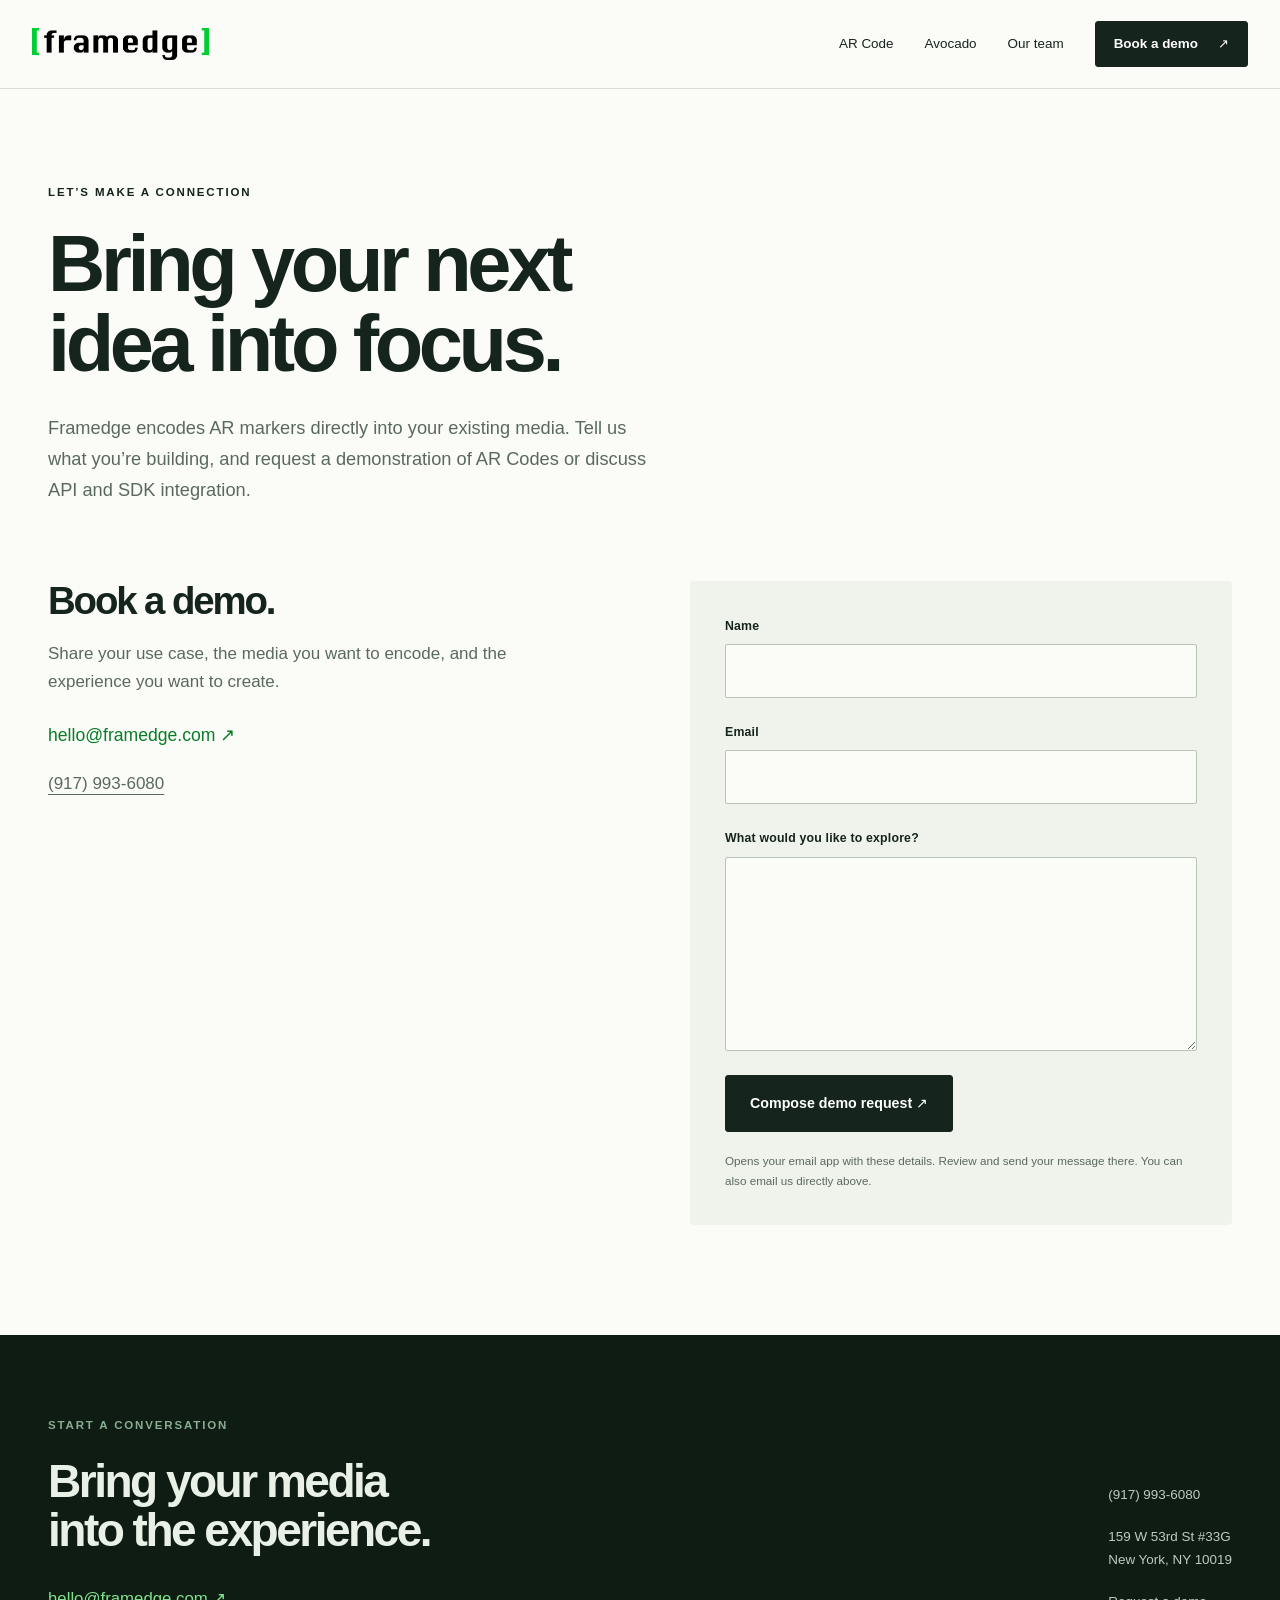
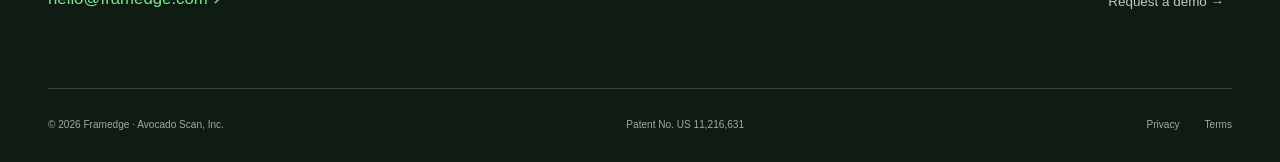
<file: demo/index.html>
<!doctype html>
<html lang="en"><head><meta charset="utf-8"><meta name="viewport" content="width=device-width,initial-scale=1">
<title>Request a demo — Framedge</title><meta name="description" content="Request a Framedge AR Code demonstration or discuss API and SDK access.">
<link rel="canonical" href="https://framedge.com/demo/"><meta property="og:title" content="Request a demo — Framedge"><meta property="og:description" content="Request a Framedge AR Code demonstration or discuss API and SDK access."><meta property="og:type" content="website"><meta property="og:url" content="https://framedge.com/demo/"><meta property="og:image" content="https://framedge.com/assets/348a2858-framedge.png">
<meta name="theme-color" content="#101d17"><link rel="icon" href="../assets/favicon.svg" type="image/svg+xml"><link rel="stylesheet" href="../assets/site.css?v=20261023-2"><script src="../assets/site.js?v=20261023-2" defer></script></head>
<body><a class="skip" href="#main">Skip to content</a><header class="site-header"><div class="nav-wrap"><a class="brand" href="../" aria-label="Framedge home"><img src="../assets/edf0d849-fram.png" alt="Framedge" width="177" height="32"></a><button class="menu-toggle" aria-expanded="false" aria-controls="main-nav">Menu <span aria-hidden="true">＋</span></button><nav id="main-nav" aria-label="Main navigation"><a href="../">AR Code</a><a href="../avocado/">Avocado</a><a href="../team/">Our team</a><a class="button small" href="../demo/" aria-current="page">Book a demo <span aria-hidden="true">↗</span></a></nav></div></header>
<main id="main" class=""><section class="page-hero wrap"><p class="eyebrow">Let’s make a connection</p><h1>Bring your next<br>idea into focus.</h1><p class="hero-lead">Framedge encodes AR markers directly into your existing media. Tell us what you’re building, and request a demonstration of AR Codes or discuss API and SDK integration.</p></section><section class="wrap contact-layout"><div><h2>Book a demo.</h2><p>Share your use case, the media you want to encode, and the experience you want to create.</p><a class="contact-mail" href="mailto:hello@framedge.com?subject=Framedge%20demo%20request">hello@framedge.com ↗</a><p><a href="tel:+19179936080">(917) 993-6080</a></p></div><form id="demo-form"><label for="demo-name">Name</label><input id="demo-name" name="name" autocomplete="name" required><label for="demo-email">Email</label><input id="demo-email" name="email" type="email" autocomplete="email" required><label for="demo-message">What would you like to explore?</label><textarea id="demo-message" name="message" rows="6" required></textarea><button class="button" type="submit">Compose demo request ↗</button><p class="small-note">Opens your email app with these details. Review and send your message there. You can also email us directly above.</p></form></section></main>
<footer class="site-footer"><div class="footer-top"><div><p class="eyebrow">Start a conversation</p><h2>Bring your media<br>into the experience.</h2><a class="footer-email" href="mailto:hello@framedge.com">hello@framedge.com ↗</a></div><div class="footer-contact"><a href="tel:+19179936080">(917) 993-6080</a><p>159 W 53rd St #33G<br>New York, NY 10019</p><a href="../demo/">Request a demo →</a></div></div><div class="footer-bottom"><span>© 2026 Framedge · Avocado Scan, Inc.</span><span>Patent No. US 11,216,631</span><div><a href="../privacy/">Privacy</a><a href="../terms/">Terms</a></div></div></footer></body></html>
</file>
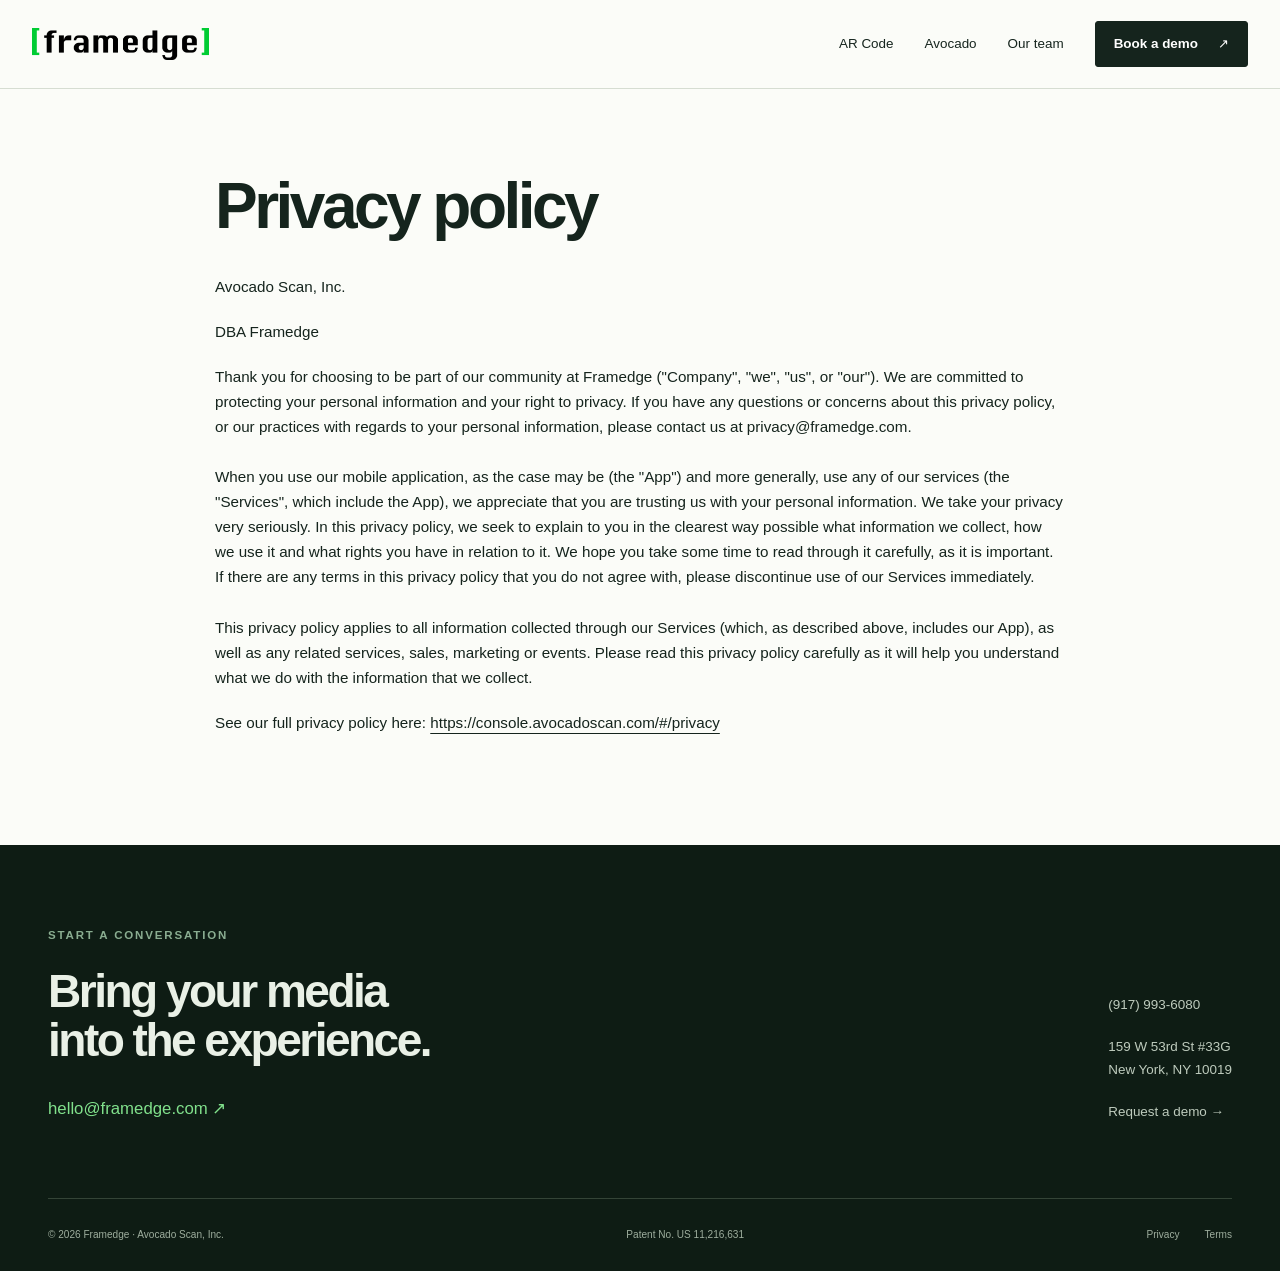
<file: privacy/index.html>
<!doctype html>
<html lang="en"><head><meta charset="utf-8"><meta name="viewport" content="width=device-width,initial-scale=1">
<title>Privacy policy — Framedge</title><meta name="description" content="Privacy policy for Avocado Scan, Inc., DBA Framedge.">
<link rel="canonical" href="https://framedge.com/privacy/"><meta property="og:title" content="Privacy policy — Framedge"><meta property="og:description" content="Privacy policy for Avocado Scan, Inc., DBA Framedge."><meta property="og:type" content="website"><meta property="og:url" content="https://framedge.com/privacy/"><meta property="og:image" content="https://framedge.com/assets/348a2858-framedge.png">
<meta name="theme-color" content="#101d17"><link rel="icon" href="../assets/favicon.svg" type="image/svg+xml"><link rel="stylesheet" href="../assets/site.css?v=20261023-2"><script src="../assets/site.js?v=20261023-2" defer></script></head>
<body><a class="skip" href="#main">Skip to content</a><header class="site-header"><div class="nav-wrap"><a class="brand" href="../" aria-label="Framedge home"><img src="../assets/edf0d849-fram.png" alt="Framedge" width="177" height="32"></a><button class="menu-toggle" aria-expanded="false" aria-controls="main-nav">Menu <span aria-hidden="true">＋</span></button><nav id="main-nav" aria-label="Main navigation"><a href="../">AR Code</a><a href="../avocado/">Avocado</a><a href="../team/">Our team</a><a class="button small" href="../demo/">Book a demo <span aria-hidden="true">↗</span></a></nav></div></header>
<main id="main" class="narrow"><section class="legal wrap"><div class="sqs-html-content" data-sqsp-text-block-content=""><h1>Privacy policy</h1><p>Avocado Scan, Inc.</p><p>DBA Framedge</p><p>Thank you for choosing to be part of our community at Framedge ("Company", "we", "us", or "our"). We are committed to protecting your personal information and your right to privacy. If you have any questions or concerns about this privacy policy, or our practices with regards to your personal information, please contact us at privacy@framedge.com.<br/><br/>When you use our mobile application, as the case may be (the "App") and more generally, use any of our services (the "Services", which include the App), we appreciate that you are trusting us with your personal information. We take your privacy very seriously. In this privacy policy, we seek to explain to you in the clearest way possible what information we collect, how we use it and what rights you have in relation to it. We hope you take some time to read through it carefully, as it is important. If there are any terms in this privacy policy that you do not agree with, please discontinue use of our Services immediately.<br/><br/>This privacy policy applies to all information collected through our Services (which, as described above, includes our App), as well as any related services, sales, marketing or events. Please read this privacy policy carefully as it will help you understand what we do with the information that we collect.</p><p>See our full privacy policy here: <a href="https://console.avocadoscan.com/#/privacy" rel="noopener" target="_blank">https://console.avocadoscan.com/#/privacy</a></p></div></section></main>
<footer class="site-footer"><div class="footer-top"><div><p class="eyebrow">Start a conversation</p><h2>Bring your media<br>into the experience.</h2><a class="footer-email" href="mailto:hello@framedge.com">hello@framedge.com ↗</a></div><div class="footer-contact"><a href="tel:+19179936080">(917) 993-6080</a><p>159 W 53rd St #33G<br>New York, NY 10019</p><a href="../demo/">Request a demo →</a></div></div><div class="footer-bottom"><span>© 2026 Framedge · Avocado Scan, Inc.</span><span>Patent No. US 11,216,631</span><div><a href="../privacy/">Privacy</a><a href="../terms/">Terms</a></div></div></footer></body></html>
</file>
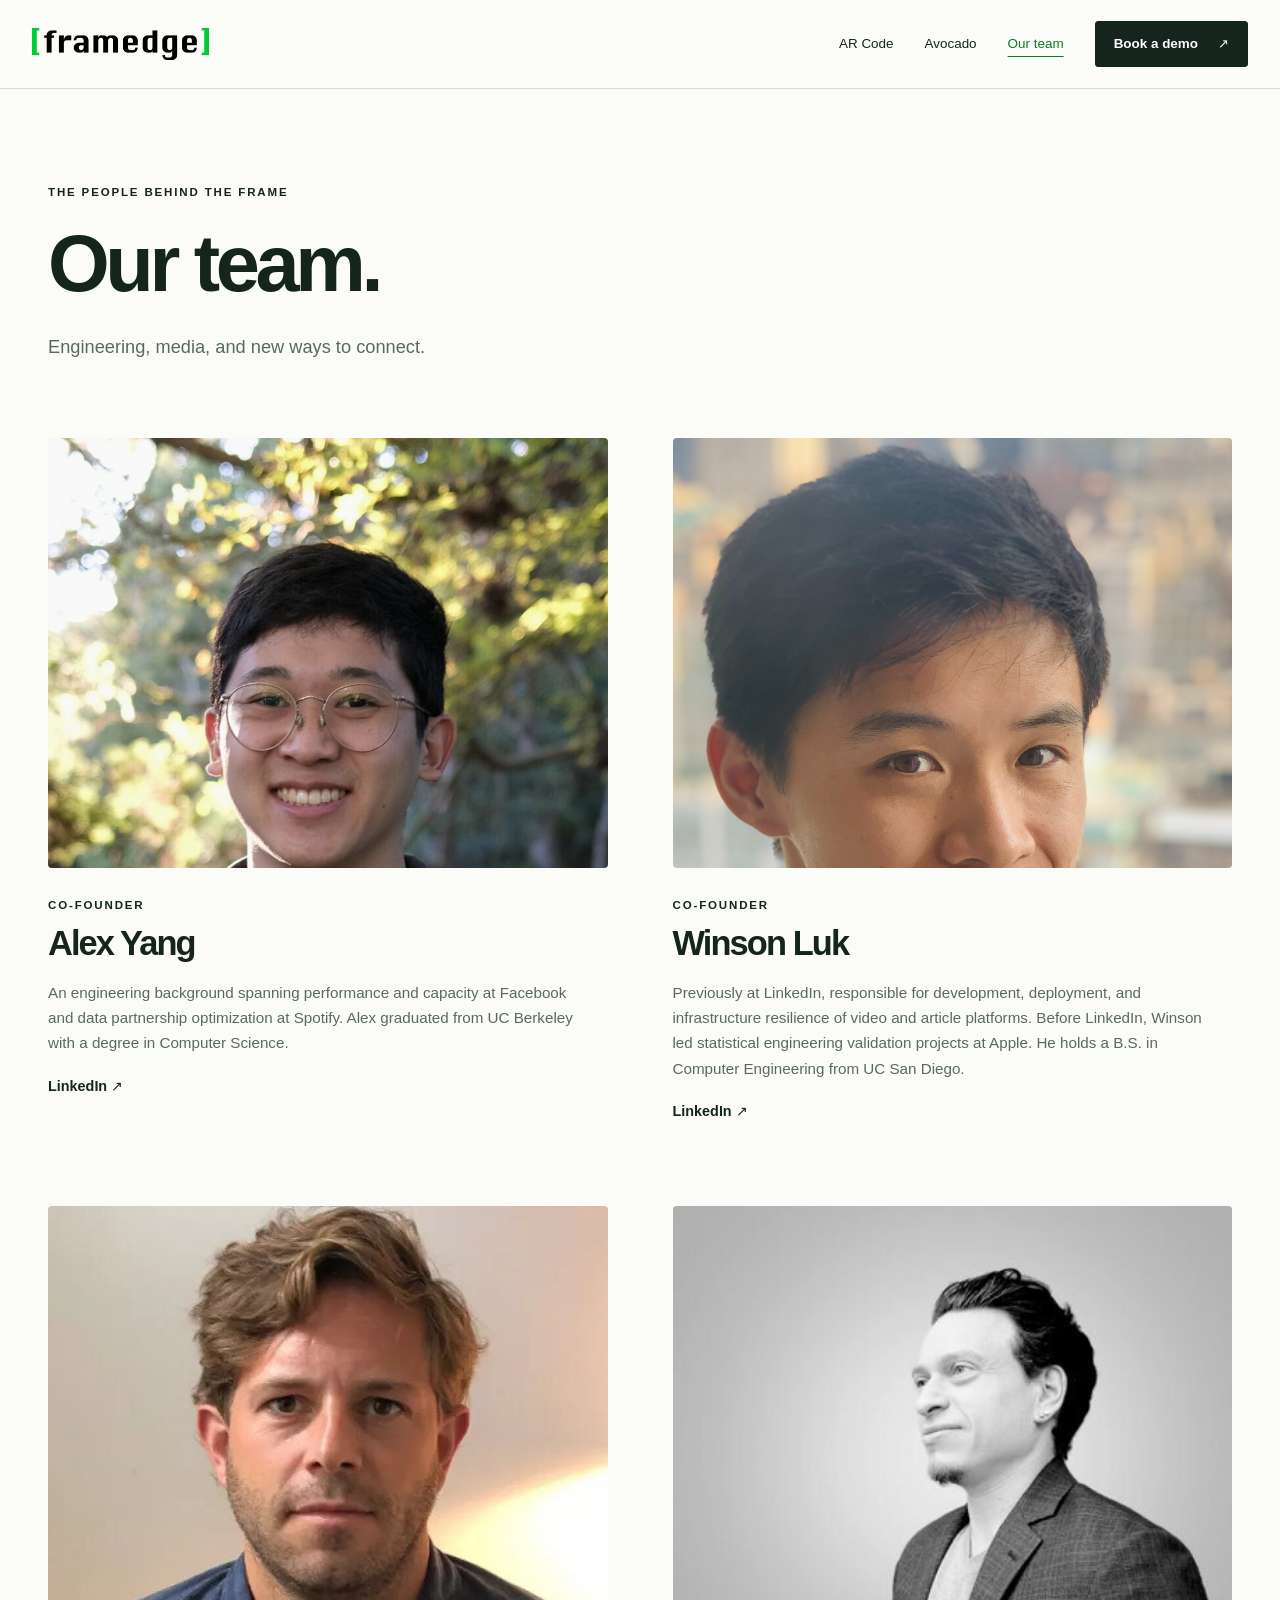
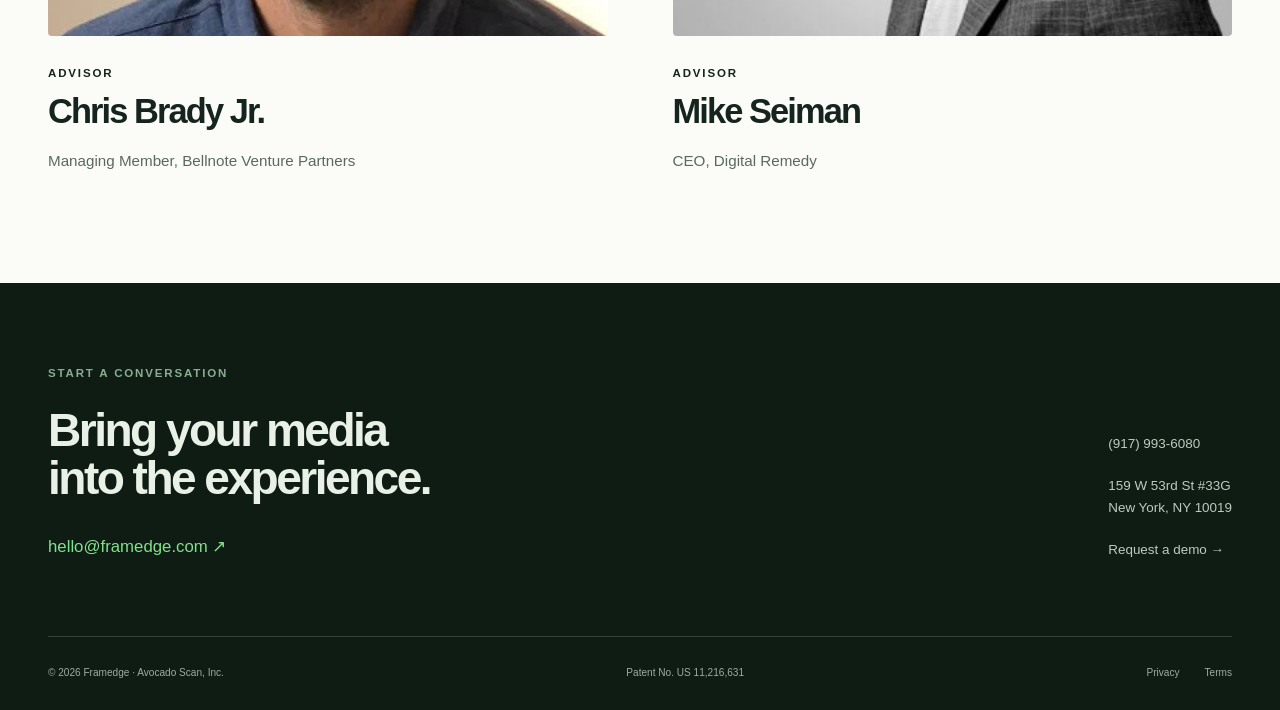
<file: team/index.html>
<!doctype html>
<html lang="en"><head><meta charset="utf-8"><meta name="viewport" content="width=device-width,initial-scale=1">
<title>Our team — Framedge</title><meta name="description" content="Meet the founders and advisors behind Framedge.">
<link rel="canonical" href="https://framedge.com/team/"><meta property="og:title" content="Our team — Framedge"><meta property="og:description" content="Meet the founders and advisors behind Framedge."><meta property="og:type" content="website"><meta property="og:url" content="https://framedge.com/team/"><meta property="og:image" content="https://framedge.com/assets/348a2858-framedge.png">
<meta name="theme-color" content="#101d17"><link rel="icon" href="../assets/favicon.svg" type="image/svg+xml"><link rel="stylesheet" href="../assets/site.css?v=20261023-2"><script src="../assets/site.js?v=20261023-2" defer></script></head>
<body><a class="skip" href="#main">Skip to content</a><header class="site-header"><div class="nav-wrap"><a class="brand" href="../" aria-label="Framedge home"><img src="../assets/edf0d849-fram.png" alt="Framedge" width="177" height="32"></a><button class="menu-toggle" aria-expanded="false" aria-controls="main-nav">Menu <span aria-hidden="true">＋</span></button><nav id="main-nav" aria-label="Main navigation"><a href="../">AR Code</a><a href="../avocado/">Avocado</a><a href="../team/" aria-current="page">Our team</a><a class="button small" href="../demo/">Book a demo <span aria-hidden="true">↗</span></a></nav></div></header>
<main id="main" class=""><section class="page-hero wrap"><p class="eyebrow">The people behind the frame</p><h1>Our team.</h1><p class="hero-lead">Engineering, media, and new ways to connect.</p></section><section class="wrap people-grid"><article class="person"><img class="" src="../assets/0e313c03-DSCF0889.jpg" alt="Alex Yang" loading="lazy" decoding="async"><p class="eyebrow">Co-founder</p><h2>Alex Yang</h2><p>An engineering background spanning performance and capacity at Facebook and data partnership optimization at Spotify. Alex graduated from UC Berkeley with a degree in Computer Science.</p><a class="text-link" href="https://www.linkedin.com/in/akyang/" target="_blank" rel="noopener">LinkedIn ↗</a></article><article class="person"><img class="" src="../assets/89e97382-IMG_7360.jpg" alt="Winson Luk" loading="lazy" decoding="async"><p class="eyebrow">Co-founder</p><h2>Winson Luk</h2><p>Previously at LinkedIn, responsible for development, deployment, and infrastructure resilience of video and article platforms. Before LinkedIn, Winson led statistical engineering validation projects at Apple. He holds a B.S. in Computer Engineering from UC San Diego.</p><a class="text-link" href="https://www.linkedin.com/in/wluk/" target="_blank" rel="noopener">LinkedIn ↗</a></article><article class="person"><img class="" src="../assets/96b250d8-ezgif.com-gif-maker.jpg" alt="Chris Brady Jr." loading="lazy" decoding="async"><p class="eyebrow">Advisor</p><h2>Chris Brady Jr.</h2><p>Managing Member, Bellnote Venture Partners</p></article><article class="person"><img class="" src="../assets/3d4f8a91-mikke2.jpg" alt="Mike Seiman" loading="lazy" decoding="async"><p class="eyebrow">Advisor</p><h2>Mike Seiman</h2><p>CEO, Digital Remedy</p></article></section></main>
<footer class="site-footer"><div class="footer-top"><div><p class="eyebrow">Start a conversation</p><h2>Bring your media<br>into the experience.</h2><a class="footer-email" href="mailto:hello@framedge.com">hello@framedge.com ↗</a></div><div class="footer-contact"><a href="tel:+19179936080">(917) 993-6080</a><p>159 W 53rd St #33G<br>New York, NY 10019</p><a href="../demo/">Request a demo →</a></div></div><div class="footer-bottom"><span>© 2026 Framedge · Avocado Scan, Inc.</span><span>Patent No. US 11,216,631</span><div><a href="../privacy/">Privacy</a><a href="../terms/">Terms</a></div></div></footer></body></html>
</file>
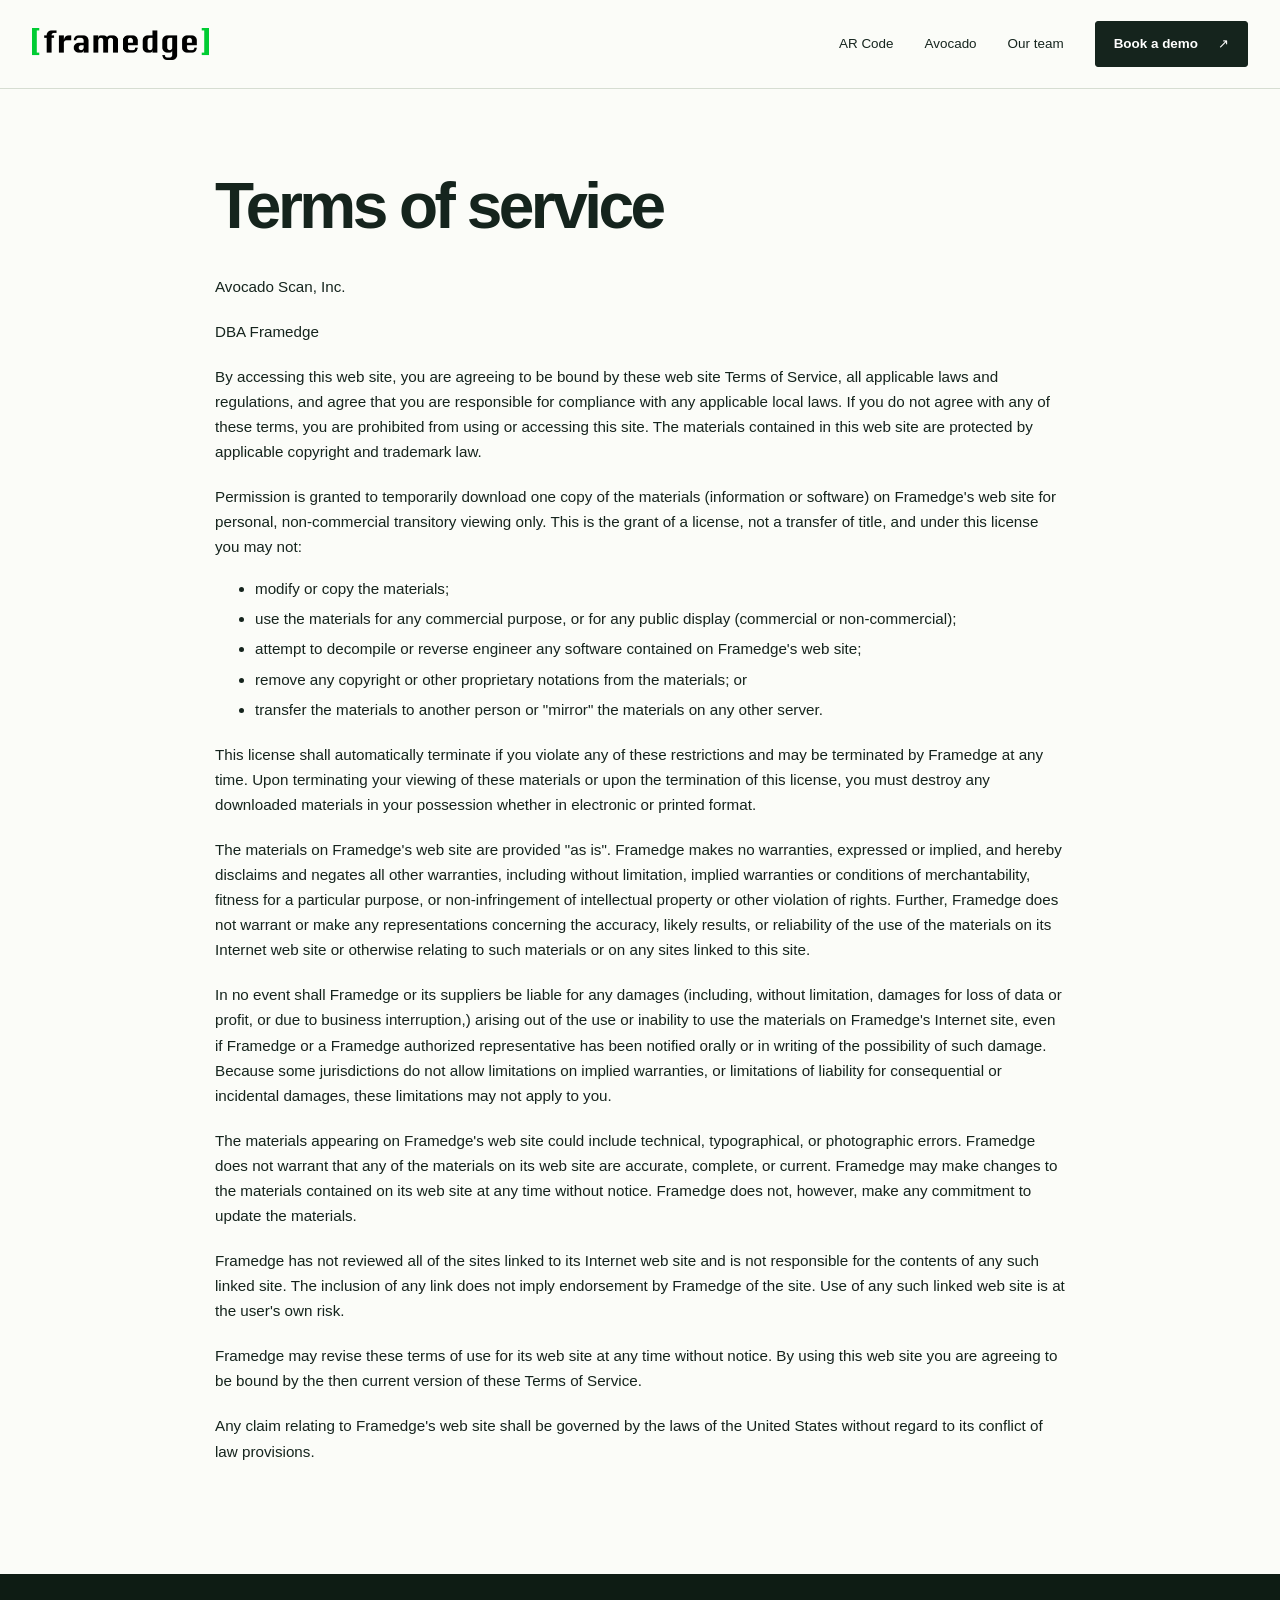
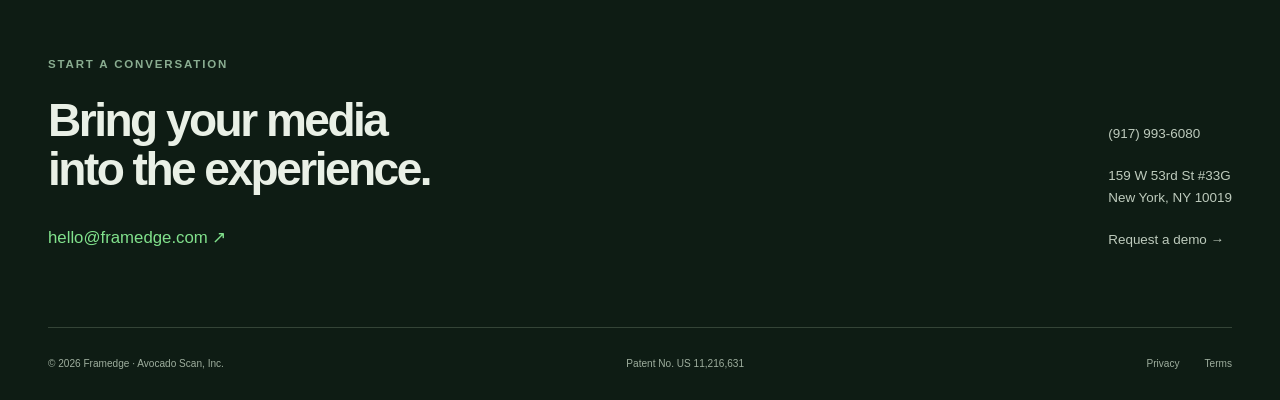
<file: terms/index.html>
<!doctype html>
<html lang="en"><head><meta charset="utf-8"><meta name="viewport" content="width=device-width,initial-scale=1">
<title>Terms of service — Framedge</title><meta name="description" content="Terms of service for Avocado Scan, Inc., DBA Framedge.">
<link rel="canonical" href="https://framedge.com/terms/"><meta property="og:title" content="Terms of service — Framedge"><meta property="og:description" content="Terms of service for Avocado Scan, Inc., DBA Framedge."><meta property="og:type" content="website"><meta property="og:url" content="https://framedge.com/terms/"><meta property="og:image" content="https://framedge.com/assets/348a2858-framedge.png">
<meta name="theme-color" content="#101d17"><link rel="icon" href="../assets/favicon.svg" type="image/svg+xml"><link rel="stylesheet" href="../assets/site.css?v=20261023-2"><script src="../assets/site.js?v=20261023-2" defer></script></head>
<body><a class="skip" href="#main">Skip to content</a><header class="site-header"><div class="nav-wrap"><a class="brand" href="../" aria-label="Framedge home"><img src="../assets/edf0d849-fram.png" alt="Framedge" width="177" height="32"></a><button class="menu-toggle" aria-expanded="false" aria-controls="main-nav">Menu <span aria-hidden="true">＋</span></button><nav id="main-nav" aria-label="Main navigation"><a href="../">AR Code</a><a href="../avocado/">Avocado</a><a href="../team/">Our team</a><a class="button small" href="../demo/">Book a demo <span aria-hidden="true">↗</span></a></nav></div></header>
<main id="main" class="narrow"><section class="legal wrap"><div class="sqs-html-content" data-sqsp-text-block-content=""><h1>Terms of service</h1><p>Avocado Scan, Inc.</p><p>DBA Framedge</p><p>By accessing this web site, you are agreeing to be bound by these web site Terms of Service, all applicable laws and regulations, and agree that you are responsible for compliance with any applicable local laws. If you do not agree with any of these terms, you are prohibited from using or accessing this site. The materials contained in this web site are protected by applicable copyright and trademark law.</p><p>Permission is granted to temporarily download one copy of the materials (information or software) on Framedge's web site for personal, non-commercial transitory viewing only. This is the grant of a license, not a transfer of title, and under this license you may not:</p><ul><li><p>modify or copy the materials;</p></li><li><p>use the materials for any commercial purpose, or for any public display (commercial or non-commercial);</p></li><li><p>attempt to decompile or reverse engineer any software contained on Framedge's web site;</p></li><li><p>remove any copyright or other proprietary notations from the materials; or</p></li><li><p>transfer the materials to another person or "mirror" the materials on any other server.</p></li></ul><p>This license shall automatically terminate if you violate any of these restrictions and may be terminated by Framedge at any time. Upon terminating your viewing of these materials or upon the termination of this license, you must destroy any downloaded materials in your possession whether in electronic or printed format.</p><p>The materials on Framedge's web site are provided "as is". Framedge makes no warranties, expressed or implied, and hereby disclaims and negates all other warranties, including without limitation, implied warranties or conditions of merchantability, fitness for a particular purpose, or non-infringement of intellectual property or other violation of rights. Further, Framedge does not warrant or make any representations concerning the accuracy, likely results, or reliability of the use of the materials on its Internet web site or otherwise relating to such materials or on any sites linked to this site.</p><p>In no event shall Framedge or its suppliers be liable for any damages (including, without limitation, damages for loss of data or profit, or due to business interruption,) arising out of the use or inability to use the materials on Framedge's Internet site, even if Framedge or a Framedge authorized representative has been notified orally or in writing of the possibility of such damage. Because some jurisdictions do not allow limitations on implied warranties, or limitations of liability for consequential or incidental damages, these limitations may not apply to you.</p><p>The materials appearing on Framedge's web site could include technical, typographical, or photographic errors. Framedge does not warrant that any of the materials on its web site are accurate, complete, or current. Framedge may make changes to the materials contained on its web site at any time without notice. Framedge does not, however, make any commitment to update the materials.</p><p>Framedge has not reviewed all of the sites linked to its Internet web site and is not responsible for the contents of any such linked site. The inclusion of any link does not imply endorsement by Framedge of the site. Use of any such linked web site is at the user's own risk.</p><p>Framedge may revise these terms of use for its web site at any time without notice. By using this web site you are agreeing to be bound by the then current version of these Terms of Service.</p><p>Any claim relating to Framedge's web site shall be governed by the laws of the United States without regard to its conflict of law provisions.</p></div></section></main>
<footer class="site-footer"><div class="footer-top"><div><p class="eyebrow">Start a conversation</p><h2>Bring your media<br>into the experience.</h2><a class="footer-email" href="mailto:hello@framedge.com">hello@framedge.com ↗</a></div><div class="footer-contact"><a href="tel:+19179936080">(917) 993-6080</a><p>159 W 53rd St #33G<br>New York, NY 10019</p><a href="../demo/">Request a demo →</a></div></div><div class="footer-bottom"><span>© 2026 Framedge · Avocado Scan, Inc.</span><span>Patent No. US 11,216,631</span><div><a href="../privacy/">Privacy</a><a href="../terms/">Terms</a></div></div></footer></body></html>
</file>
<file: assets/site.css>
@font-face{font-family:system-fallback;src:local("Arial");font-display:swap}
:root{--ink:#15241d;--green:#00ce29;--paper:#fbfcf8;--muted:#f0f3eb;--line:#d6ddd2;--soft:#5a695f;--dark:#101d17;--max:1240px}*{box-sizing:border-box}html{scroll-behavior:smooth;scroll-padding-top:100px}body{margin:0;background:var(--paper);color:var(--ink);font:17px/1.65 -apple-system,BlinkMacSystemFont,"Segoe UI",sans-serif;-webkit-font-smoothing:antialiased}a{color:inherit;text-decoration-thickness:1px;text-underline-offset:5px}button,input,textarea{font:inherit}button,a,input,textarea,summary{-webkit-tap-highlight-color:transparent}button,a{touch-action:manipulation}a:focus-visible,button:focus-visible,summary:focus-visible,input:focus-visible,textarea:focus-visible{outline:3px solid #16833a;outline-offset:5px}img,video{max-width:100%;height:auto;display:block}figure{margin:0}h1,h2,h3,p{margin:0}h1,h2,h3{line-height:1.06;letter-spacing:-.055em;font-weight:600}h1{font-size:clamp(3.6rem,6.2vw,6.4rem);line-height:1.01}h2{font-size:clamp(2.4rem,4.1vw,4.2rem)}h3{font-size:1.4rem;line-height:1.22;letter-spacing:-.025em}p{margin-top:1.2rem}em{font-style:normal;color:#078f2a}.wrap{width:min(var(--max),calc(100% - 96px));margin-inline:auto}.section{padding-block:112px}.eyebrow{font-size:.72rem;font-weight:650;letter-spacing:.16em;text-transform:uppercase;line-height:1.5;margin:0 0 23px}.mono{font:11px/1.5 ui-monospace,SFMono-Regular,monospace;letter-spacing:.08em}.lead,.hero-lead{font-size:1.14rem;line-height:1.7;color:var(--soft);max-width:600px}.small-note,.media-note{font-size:.85rem;color:var(--soft)}.skip{position:fixed;left:20px;top:-100px;background:var(--ink);color:white;padding:12px 20px;z-index:100}.skip:focus{top:12px}.site-header{position:sticky;top:0;z-index:30;border-bottom:1px solid var(--line);background:rgba(251,252,248,.96);backdrop-filter:blur(12px)}.nav-wrap{width:min(1344px,calc(100% - 64px));margin:auto;min-height:88px;display:flex;align-items:center;justify-content:space-between;gap:30px}.brand{display:block;flex:none}.brand img{width:177px;height:auto}.site-header nav{display:flex;align-items:center;gap:31px}.site-header nav>a{font-size:.84rem;text-decoration:none}.site-header nav>a:not(.button):hover,.site-header nav>a[aria-current=page]:not(.button){color:#087c28;text-decoration:underline;text-underline-offset:8px}.button{display:inline-flex;align-items:center;justify-content:space-between;gap:32px;border:1px solid var(--ink);background:var(--ink);color:white;text-decoration:none;padding:17px 24px;border-radius:3px;font-size:.89rem;line-height:1.5;font-weight:550;cursor:pointer}.button:hover{background:#1c422b;border-color:#1c422b}.button.small{padding:12px 18px;gap:20px}.text-link{display:inline-block;font-size:.9rem;font-weight:550;text-decoration:none;padding-block:5px}.text-link:hover{text-decoration:underline}.menu-toggle{display:none}.hero{display:grid;grid-template-columns:1.05fr 1fr;align-items:center;gap:58px;padding-block:88px 82px;min-height:740px}.hero-copy{padding-block:24px}.hero .hero-lead{max-width:520px;margin-top:32px;font-size:1.06rem}.actions{display:flex;align-items:center;gap:26px;flex-wrap:wrap;margin-top:35px}.hero-note{margin-top:49px;font-size:.7rem;color:var(--soft);letter-spacing:.08em;text-transform:uppercase}.status-dot{display:inline-block;width:7px;height:7px;background:#09b32b;border-radius:50%;margin-right:9px}.hero-visual{background:#172b20;border-radius:5px;overflow:hidden;position:relative;box-shadow:0 28px 50px -30px #0c271967}.hero-image{width:100%;aspect-ratio:1/1;object-fit:cover}.hero-visual figcaption{display:flex;justify-content:space-between;gap:20px;align-items:center;padding:17px 22px;color:#d7e6d9;font-size:.68rem}.scan-corner{display:none}.compatibility{background:var(--muted);border-block:1px solid var(--line);padding-block:24px}.compatibility>.wrap{display:flex;align-items:center;justify-content:space-between;gap:25px}.compatibility span{font-size:.73rem;color:var(--soft)}.compatibility p{margin:0;font-size:.83rem;font-weight:550}.compatibility b{color:#8d9e91;font-size:.75rem;padding-inline:20px}.section-intro{max-width:730px;margin-bottom:53px}.section-intro p:not(.eyebrow){max-width:650px;color:var(--soft)}.section-intro.wide{max-width:850px}.section-intro .button{margin-top:30px}.diagram-panel{border:1px solid var(--line);background:#fff;border-radius:6px;overflow:hidden}.diagram-panel>img{width:100%;max-height:430px;object-fit:contain;padding:40px 55px}.steps{display:grid;grid-template-columns:repeat(3,1fr);border-top:1px solid var(--line);padding:36px 42px;gap:45px}.steps span{font-size:.68rem;color:#0b822d;display:block;margin-bottom:15px}.steps p{font-size:.9rem;color:var(--soft);margin-top:10px}.dark{background:var(--dark);color:#f3f7ef}.dark .eyebrow{color:#54d771}.dark .section-intro p:not(.eyebrow){color:#bac9bd}.comparison{display:grid;grid-template-columns:1fr 1fr;gap:32px}.comparison figure{border:1px solid #3d4b41;border-radius:4px;overflow:hidden}.comparison video{width:100%;aspect-ratio:16/9;object-fit:contain;background:#060c08}.comparison figcaption{display:flex;justify-content:space-between;padding:18px 22px;font-size:.9rem;background:#1b2a21}.dark .media-note{color:#aabdae}.split{display:grid;grid-template-columns:1fr 1fr;gap:92px;align-items:center}.split p:not(.eyebrow){max-width:560px;color:var(--soft)}.split .text-link{margin-top:22px}.light-panel{background:#edf2e9;border-radius:5px;padding:30px}.light-panel img{width:100%;max-height:520px;object-fit:contain}.light-panel figcaption{font-size:.73rem;margin-top:20px;color:var(--soft)}.muted{background:var(--muted)}.reference{display:grid;grid-template-columns:.85fr 1.15fr;gap:66px;align-items:start}.reference h3{margin-top:28px}.reference h3:first-of-type{margin-top:12px}.reference p{font-size:.91rem}.reference>div>code{display:inline-block;font-size:.8rem;margin-top:16px;overflow-wrap:anywhere}.code-panel{min-width:0;border-radius:5px;background:#14231b;color:#d6e5d7;padding:29px 30px}.code-label{font:10px ui-monospace,SFMono-Regular,monospace;color:#72ca83;letter-spacing:.12em}.code-panel pre{font:12px/1.8 ui-monospace,SFMono-Regular,monospace;overflow-x:auto;margin:20px 0 35px}.code-panel pre:last-child{margin-bottom:0}.showcase{display:grid;grid-template-columns:1fr 1fr;gap:75px;align-items:center}.showcase p:not(.eyebrow){color:var(--soft)}.showcase .button{margin-top:30px}.youtube-facade{background:#152d20;min-height:320px;border:1px solid #3a5b43;display:flex;flex-direction:column;align-items:center;justify-content:center;gap:20px;aspect-ratio:16/10;border-radius:5px;overflow:hidden}.play-demo{border:0;background:none;color:#f5fff3;display:grid;justify-items:center;gap:16px;padding:30px;cursor:pointer;font-size:1rem}.play-demo small{font-size:.7rem;color:#a4b8a8}.play-icon{display:grid;place-items:center;width:65px;height:65px;border-radius:50%;border:1px solid #7aab84;color:#66ef7b;font-size:18px;padding-left:3px}.youtube-facade>a{font-size:.75rem;color:#b6ceb9}.youtube-facade iframe{width:100%;height:100%;min-height:320px;border:0;aspect-ratio:16/9}.site-footer{background:#0e1c14;color:#e9f0e6;padding:82px max(48px,calc((100% - var(--max))/2)) 0}.footer-top{display:flex;justify-content:space-between;gap:70px;padding-bottom:75px}.site-footer h2{font-size:clamp(2.2rem,3.6vw,3.8rem)}.site-footer .eyebrow{color:#8aad91}.footer-email{display:inline-block;margin-top:30px;font-size:1.05rem;text-decoration:none;color:#81e18c}.footer-contact{align-self:end;font-size:.84rem;color:#becbbd}.footer-contact>a{text-decoration:none}.footer-contact>p{margin:20px 0}.footer-bottom{border-top:1px solid #344437;display:flex;align-items:center;justify-content:space-between;gap:20px;padding-block:28px;font-size:.63rem;color:#9eae9e}.footer-bottom>div{display:flex;gap:25px}.footer-bottom a{text-decoration:none}.page-hero{padding-block:95px 75px}.page-hero .hero-lead{margin-top:28px}.people-grid{display:grid;grid-template-columns:repeat(2,1fr);gap:78px 65px;padding-bottom:110px}.person>img{width:100%;height:430px;object-fit:cover;object-position:center 28%;background:#e5e9e1;border-radius:4px;margin-bottom:29px}.person .eyebrow{margin-bottom:10px}.person h2{font-size:2.15rem}.person p:not(.eyebrow){font-size:.95rem;color:var(--soft);max-width:540px}.person .text-link{margin-top:14px}.contact-layout{display:grid;grid-template-columns:1fr 1fr;gap:100px;padding-bottom:110px}.contact-layout h2{font-size:2.4rem}.contact-layout p{color:var(--soft)}.contact-mail{display:block;font-size:1.1rem;margin-top:25px;text-decoration:none;color:#087c28}.contact-layout form{padding:35px;background:var(--muted);border-radius:4px;display:flex;flex-direction:column}.contact-layout label{font-size:.77rem;letter-spacing:.015em;font-weight:600;margin-bottom:8px}.contact-layout input,.contact-layout textarea{width:100%;background:var(--paper);border:1px solid #b9c4b6;border-radius:2px;padding:12px;color:var(--ink);margin-bottom:24px;min-height:47px}.contact-layout textarea{resize:vertical}.contact-layout .button{align-self:flex-start}.contact-layout .small-note{font-size:.73rem}.avocado-hero{display:grid;grid-template-columns:1fr .85fr;gap:70px;align-items:center}.avocado-hero>img{width:100%;background:#f0f3eb;border-radius:5px;padding:15px}.three-columns{display:grid;grid-template-columns:repeat(3,1fr);gap:55px}.three-columns h2{font-size:2.3rem}.three-columns p:not(.eyebrow){font-size:.95rem;color:var(--soft)}.gallery-intro{max-width:650px;color:var(--soft)}.gallery{display:grid;grid-template-columns:repeat(3,1fr);gap:20px;margin-top:42px;align-items:start}.gallery a{display:block;background:#fff;border:1px solid #dce3d6;border-radius:4px;overflow:hidden}.gallery img{width:100%;aspect-ratio:4/3;object-fit:contain;padding:14px;transition:transform .2s}.gallery a:hover img{transform:scale(1.035)}.faq{max-width:900px}.faq h2{margin-bottom:40px}.faq details{border-top:1px solid var(--line);padding:22px 0}.faq details:last-of-type{border-bottom:1px solid var(--line)}.faq summary{font-size:1.05rem;font-weight:550;cursor:pointer}.faq details p{color:var(--soft);font-size:.95rem}.legal{max-width:850px;padding-block:85px 110px}.legal h1{font-size:clamp(2.7rem,5vw,4.5rem);margin-bottom:35px}.legal p,.legal li{font-size:.95rem}.legal p{margin-top:20px}.legal a{overflow-wrap:anywhere}.legal li p{margin-top:5px}
@media(min-width:1500px){.hero{min-height:800px;padding-block:115px}.hero-visual{max-width:560px}}
@media(max-width:1050px){.wrap{width:calc(100% - 64px)}.hero{gap:35px;min-height:650px;padding-block:65px}.hero h1{font-size:4.8rem}.hero .hero-lead{font-size:.98rem}.site-header nav{gap:22px}.hero-note{margin-top:30px}.hero-visual figcaption .mono{display:none}.section{padding-block:85px}.split,.showcase,.reference{gap:45px}.person>img{height:370px}.contact-layout{gap:50px}.avocado-hero{gap:40px}.three-columns{gap:30px}.three-columns h2{font-size:2rem}.compatibility b{padding-inline:11px}.footer-bottom{flex-wrap:wrap}}
@media(max-width:760px){body{font-size:16px}.wrap{width:calc(100% - 40px)}.nav-wrap{width:calc(100% - 40px);min-height:74px}.brand img{width:148px}.menu-toggle{display:flex;align-items:center;gap:16px;border:0;background:transparent;padding:10px 0;font-size:.82rem}.menu-toggle span{font-size:22px}.site-header nav{display:none;position:absolute;top:74px;left:0;right:0;background:var(--paper);border-bottom:1px solid var(--line);padding:20px;flex-direction:column;align-items:stretch;gap:20px}.site-header nav.open{display:flex}.site-header nav>a:not(.button){padding:5px}.hero{grid-template-columns:1fr;gap:40px;min-height:0;padding-block:48px}.hero-copy{padding-block:0}.hero h1{font-size:clamp(3.7rem,11vw,5.8rem)}.hero .hero-lead{margin-top:26px;max-width:550px}.eyebrow{font-size:.63rem;margin-bottom:20px}.actions{gap:17px;margin-top:27px}.button{padding:15px 20px;font-size:.8rem;gap:24px}.text-link{font-size:.8rem}.hero-note{margin-top:28px;font-size:.62rem}.hero-visual{max-width:580px;width:100%;margin:auto}.hero-visual figcaption{font-size:.62rem;padding:14px 17px}.compatibility>.wrap{flex-direction:column;align-items:flex-start;gap:8px}.compatibility{padding-block:20px}.compatibility p{font-size:.71rem}.compatibility b{padding-inline:9px}.section{padding-block:65px}.section-intro{margin-bottom:30px}h2{font-size:2.55rem}.diagram-panel>img{padding:23px 10px}.steps{grid-template-columns:1fr;gap:26px;padding:26px}.steps span{margin-bottom:8px}.steps h3{font-size:1.15rem}.steps p{margin-top:6px}.comparison{grid-template-columns:1fr;gap:25px}.comparison figcaption{padding:15px 17px;font-size:.8rem}.split,.showcase,.reference,.avocado-hero,.contact-layout{grid-template-columns:1fr;gap:36px}.split>div>h2 br{display:none}.light-panel{padding:22px}.code-panel{padding:23px 20px}.code-panel pre{font-size:10px}.youtube-facade{min-height:250px}.youtube-facade iframe{min-height:250px}.site-footer{padding:58px 20px 0}.footer-top{flex-direction:column;gap:40px;padding-bottom:45px}.footer-contact{align-self:start}.footer-bottom{align-items:start;flex-direction:column;gap:14px;padding-block:25px}.footer-email{font-size:1rem}.page-hero{padding-block:60px 45px}.page-hero h1{font-size:3.7rem}.people-grid{grid-template-columns:1fr;gap:50px;padding-bottom:70px}.person>img{height:auto;max-height:520px;aspect-ratio:1.1;object-fit:cover}.person h2{font-size:2rem}.contact-layout{padding-bottom:70px}.contact-layout form{padding:25px 20px}.three-columns{grid-template-columns:1fr;gap:38px}.three-columns h2{font-size:2.3rem}.gallery{grid-template-columns:1fr 1fr;gap:12px}.gallery img{padding:8px}.legal{padding-block:60px 75px}.faq summary{font-size:.98rem}.hero-lead{font-size:1rem}.avocado-hero>img{max-height:350px;object-fit:contain}}
@media(prefers-reduced-motion:reduce){html{scroll-behavior:auto}*,*::before,*::after{transition:none!important;animation:none!important}}
.youtube-facade{width:100%;min-width:0}
</file>
